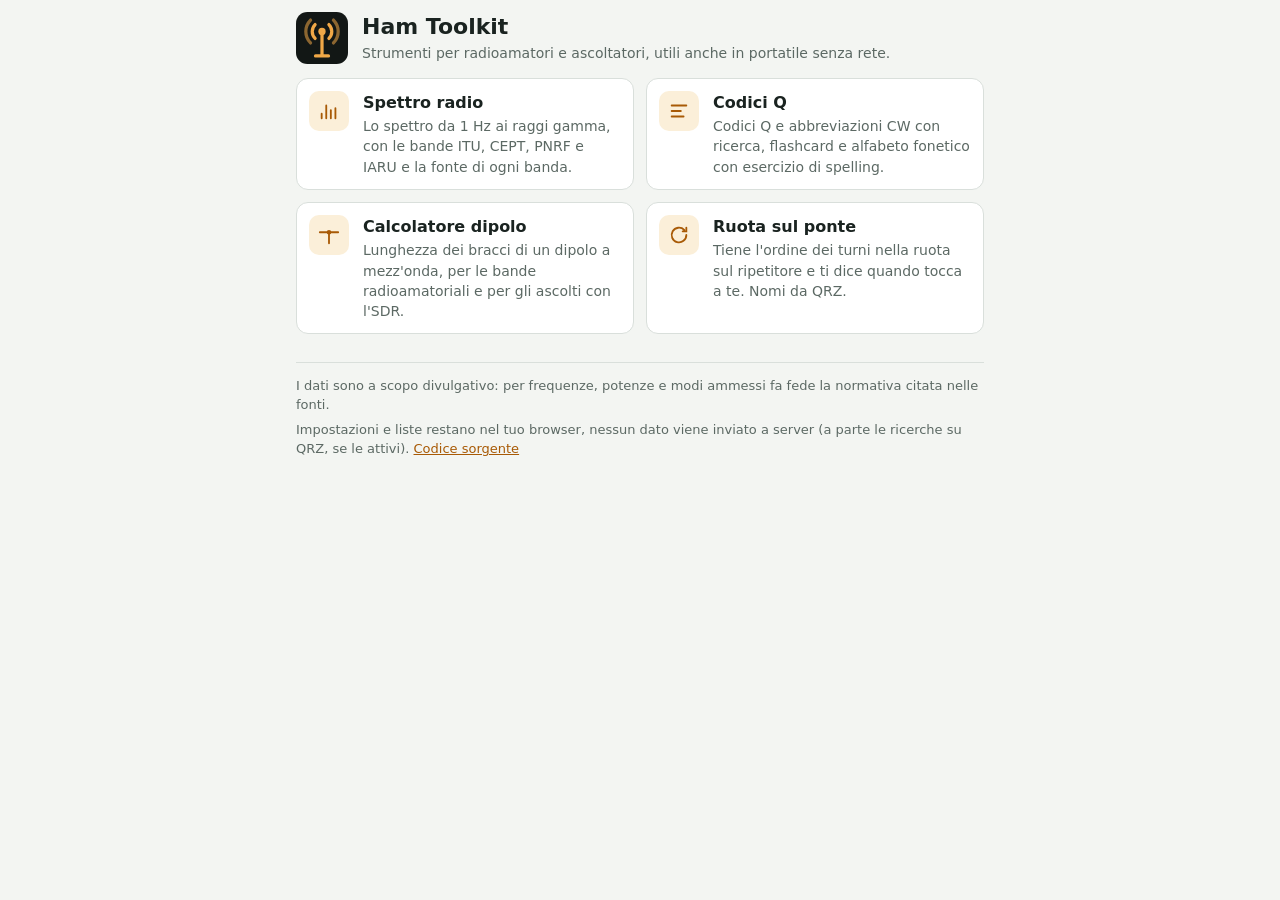
<file: index.html>
<!doctype html>
<html lang="it">
<head>
<meta charset="utf-8">
<meta name="viewport" content="width=device-width, initial-scale=1, viewport-fit=cover">
<meta name="theme-color" content="#F3F5F2" media="(prefers-color-scheme: light)">
<meta name="theme-color" content="#121715" media="(prefers-color-scheme: dark)">
<meta name="description" content="Strumenti per radioamatori e ascoltatori: spettro radio, codici Q, calcolatore dipolo, ruota sul ponte. Funziona anche offline.">
<title>Ham Toolkit</title>
<link rel="manifest" href="manifest.webmanifest">
<link rel="icon" href="icons/icon.svg" type="image/svg+xml">
<link rel="apple-touch-icon" href="icons/apple-touch-icon.png">
<link rel="stylesheet" href="base.css">
<style>
header{display:flex;align-items:center;gap:14px}
header img{width:52px;height:52px;flex:none}
header h1{font-size:var(--fs-xl);letter-spacing:0;text-transform:none;color:var(--ink)}
.lede{margin:2px 0 0;color:var(--muted);font-size:var(--fs-md)}

.grid{display:grid;grid-template-columns:repeat(auto-fit,minmax(min(100%,320px),1fr));gap:var(--s3)}
.tool{display:flex;gap:14px;align-items:flex-start;color:inherit;text-decoration:none;transition:border-color .15s}
.tool:hover{border-color:var(--accent)}
.tool .ic{flex:none;width:40px;height:40px;border-radius:var(--r);background:var(--accent-soft);color:var(--accent);display:grid;place-items:center}
.tool .ic svg{width:22px;height:22px}
.tool h3{margin:0 0 2px}
.tool p{margin:0;color:var(--muted);font-size:var(--fs-md)}

.bar{display:flex;flex-wrap:wrap;align-items:center;gap:10px 14px;font-size:var(--fs-md);color:var(--muted)}
#offline{display:inline-flex;align-items:center;gap:6px}
#offline::before{content:"";width:8px;height:8px;border-radius:50%;background:var(--ok)}

footer{font-size:var(--fs-sm);color:var(--muted);border-top:1px solid var(--line);padding-top:14px;display:flex;flex-direction:column;gap:6px}
footer p{margin:0}
</style>
</head>
<body>
<div class="wrap">
  <header>
    <img src="icons/icon.svg" alt="">
    <div>
      <h1>Ham Toolkit</h1>
      <p class="lede">Strumenti per radioamatori e ascoltatori, utili anche in portatile senza rete.</p>
    </div>
  </header>

  <nav class="grid" aria-label="Strumenti">
    <a class="tool card" href="spettro/">
      <span class="ic"><svg viewBox="0 0 24 24" fill="none" stroke="currentColor" stroke-width="2" stroke-linecap="round"><path d="M4 20v-5M9 20V6M14 20v-9M19 20V9"/></svg></span>
      <div><h3>Spettro radio</h3><p>Lo spettro da 1 Hz ai raggi gamma, con le bande ITU, CEPT, PNRF e IARU e la fonte di ogni banda.</p></div>
    </a>
    <a class="tool card" href="codici-q/">
      <span class="ic"><svg viewBox="0 0 24 24" fill="none" stroke="currentColor" stroke-width="2" stroke-linecap="round"><path d="M4 6h16M4 12h10M4 18h13"/></svg></span>
      <div><h3>Codici Q</h3><p>Codici Q e abbreviazioni CW con ricerca, flashcard e alfabeto fonetico con esercizio di spelling.</p></div>
    </a>
    <a class="tool card" href="dipolo/">
      <span class="ic"><svg viewBox="0 0 24 24" fill="none" stroke="currentColor" stroke-width="2" stroke-linecap="round"><path d="M2 9h8.5M13.5 9H22M12 9v12"/><circle cx="12" cy="9" r="1.5"/></svg></span>
      <div><h3>Calcolatore dipolo</h3><p>Lunghezza dei bracci di un dipolo a mezz'onda, per le bande radioamatoriali e per gli ascolti con l'SDR.</p></div>
    </a>
    <a class="tool card" href="ruota/">
      <span class="ic"><svg viewBox="0 0 24 24" fill="none" stroke="currentColor" stroke-width="2" stroke-linecap="round"><path d="M20 12a8 8 0 1 1-2.3-5.6M20 4v4h-4"/></svg></span>
      <div><h3>Ruota sul ponte</h3><p>Tiene l'ordine dei turni nella ruota sul ripetitore e ti dice quando tocca a te. Nomi da QRZ.</p></div>
    </a>
  </nav>

  <div class="bar">
    <button id="install" class="btn primary" type="button" hidden>Installa l'app</button>
    <span id="ios" hidden>Su iPhone: Condividi → Aggiungi alla schermata Home.</span>
    <span id="offline" hidden>Pronto per l'uso offline</span>
  </div>

  <footer>
    <p>I dati sono a scopo divulgativo: per frequenze, potenze e modi ammessi fa fede la normativa citata nelle fonti.</p>
    <p>Impostazioni e liste restano nel tuo browser, nessun dato viene inviato a server (a parte le ricerche su QRZ, se le attivi). <a href="https://github.com/Friggi02/ham-toolkit">Codice sorgente</a></p>
  </footer>
</div>
<script src="pwa.js"></script>
<script>
let deferred = null;
const btn = document.getElementById('install');
window.addEventListener('beforeinstallprompt', e => { e.preventDefault(); deferred = e; btn.hidden = false; });
btn.addEventListener('click', async () => { if (!deferred) return; deferred.prompt(); await deferred.userChoice; deferred = null; btn.hidden = true; });
window.addEventListener('appinstalled', () => { btn.hidden = true; });
const standalone = matchMedia('(display-mode: standalone)').matches || navigator.standalone;
if (/iphone|ipad|ipod/i.test(navigator.userAgent) && !standalone) document.getElementById('ios').hidden = false;
if ('serviceWorker' in navigator) navigator.serviceWorker.ready.then(() => { document.getElementById('offline').hidden = false; });
</script>
</body>
</html>
</file>
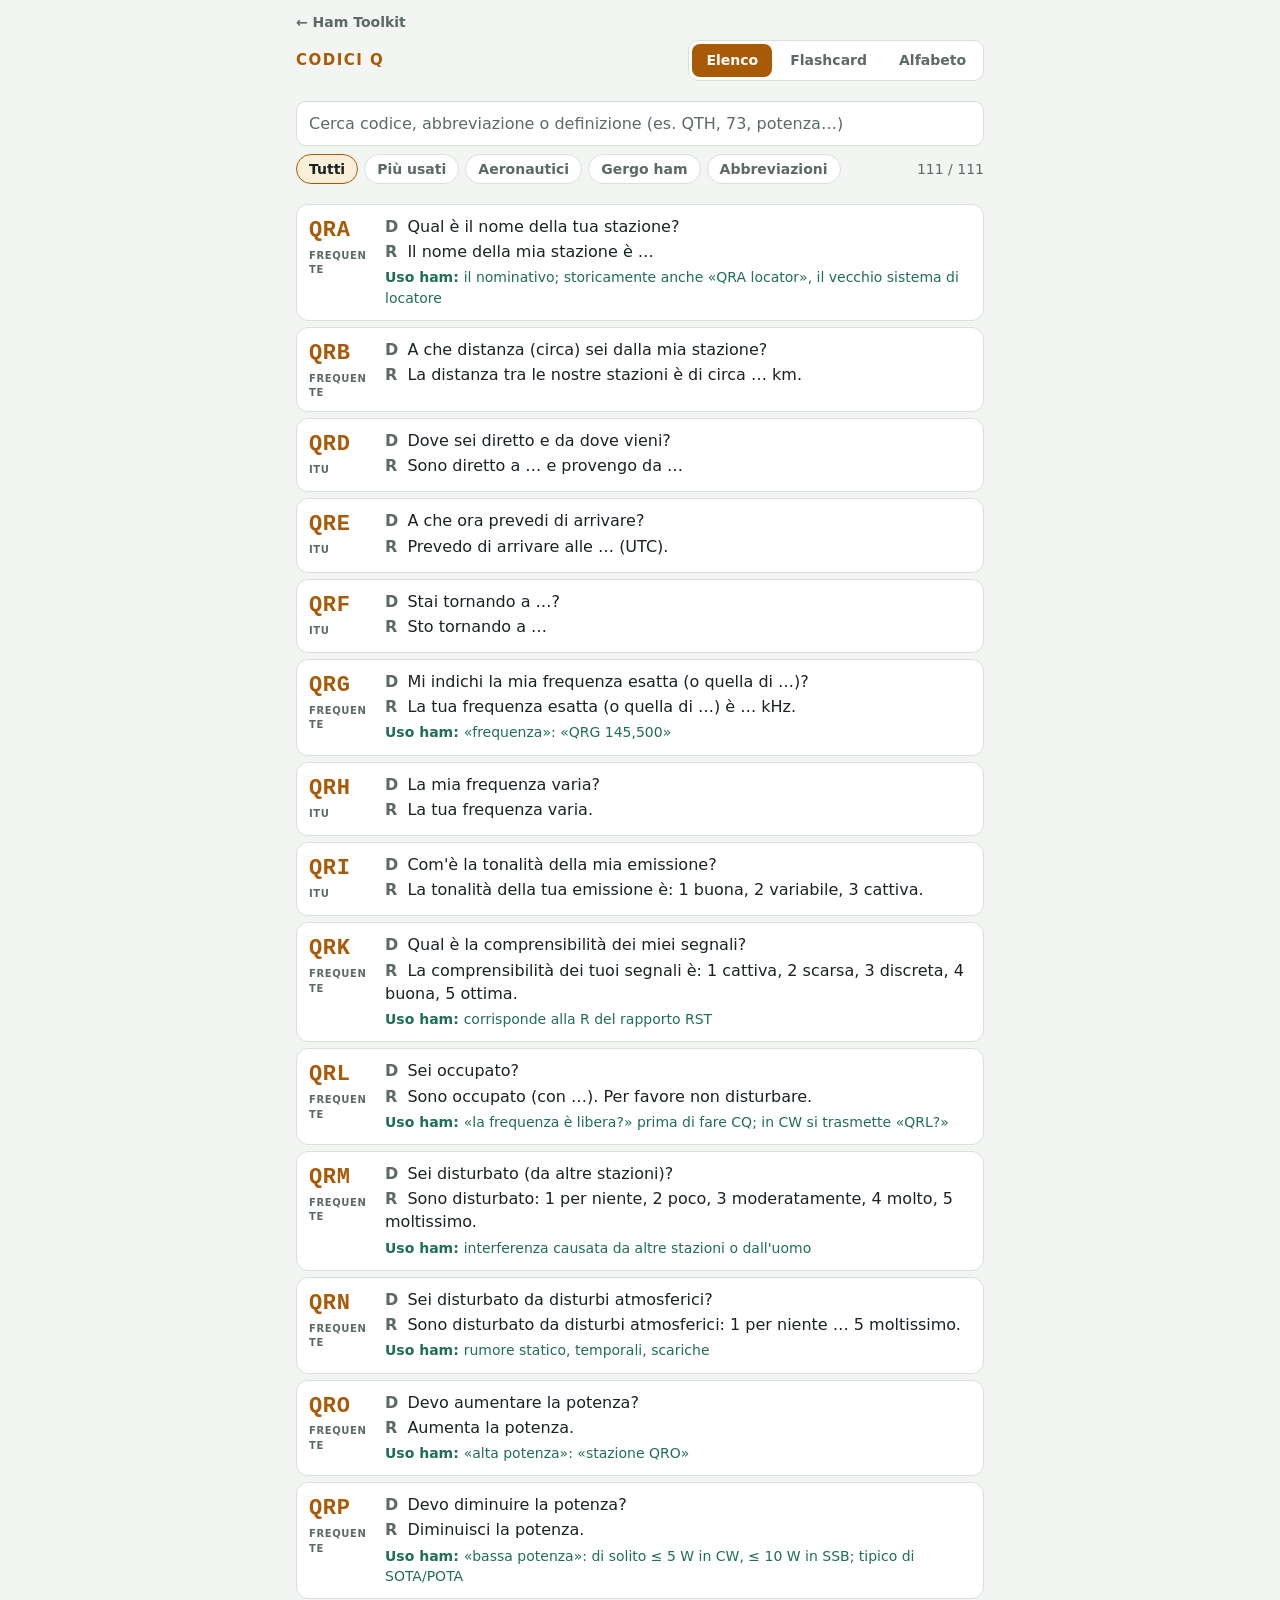
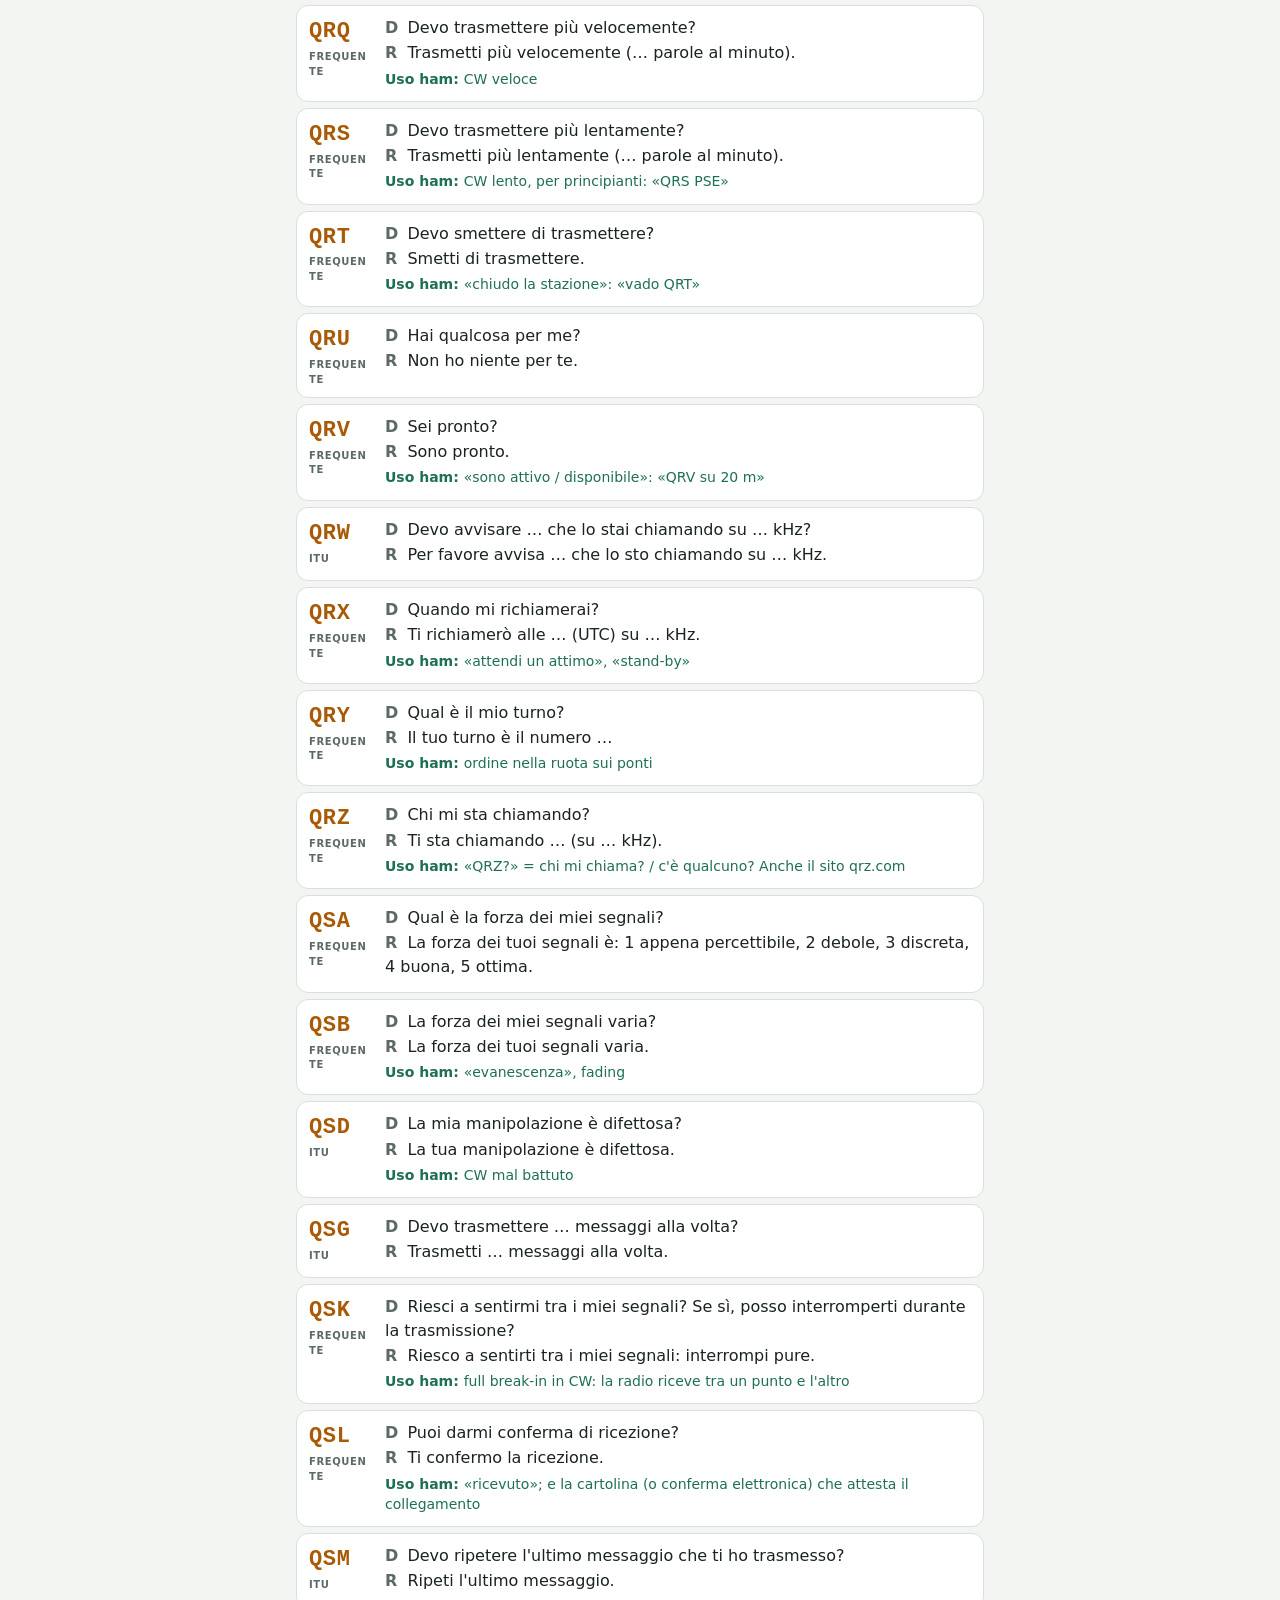
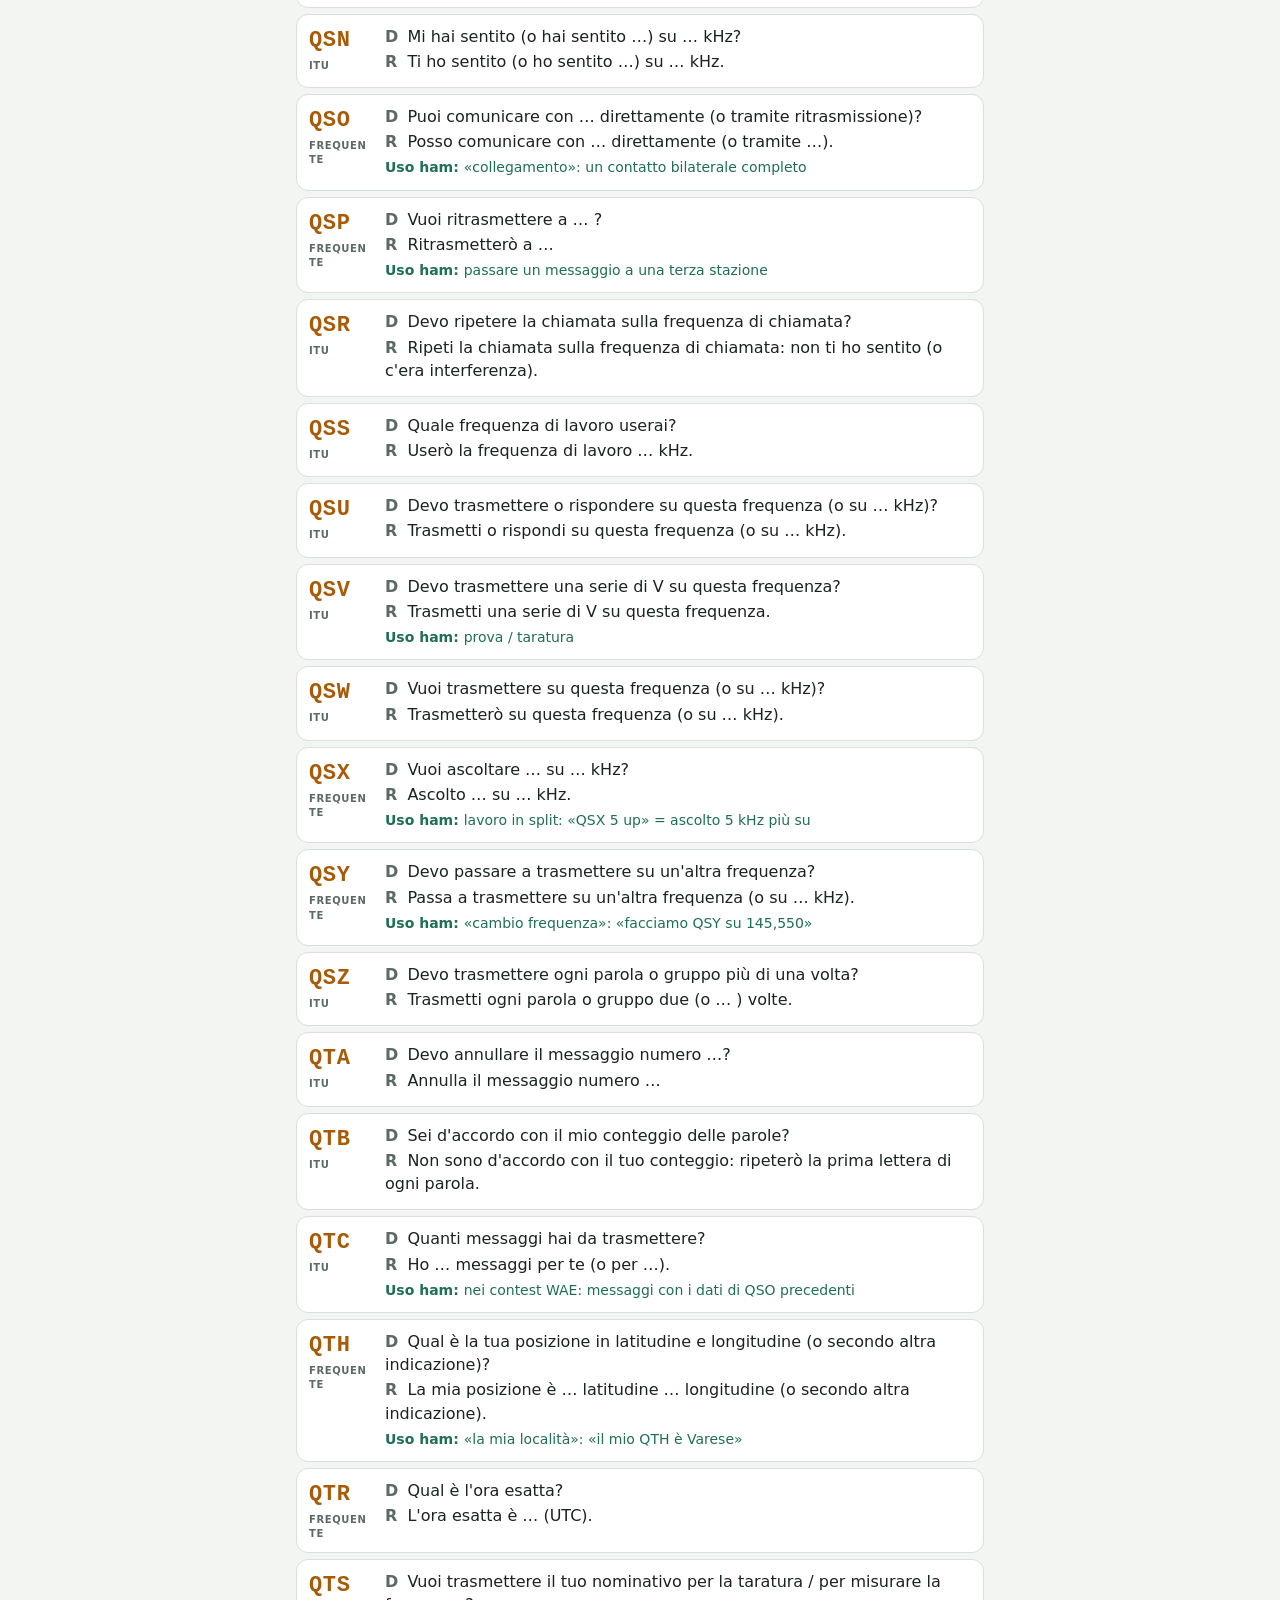
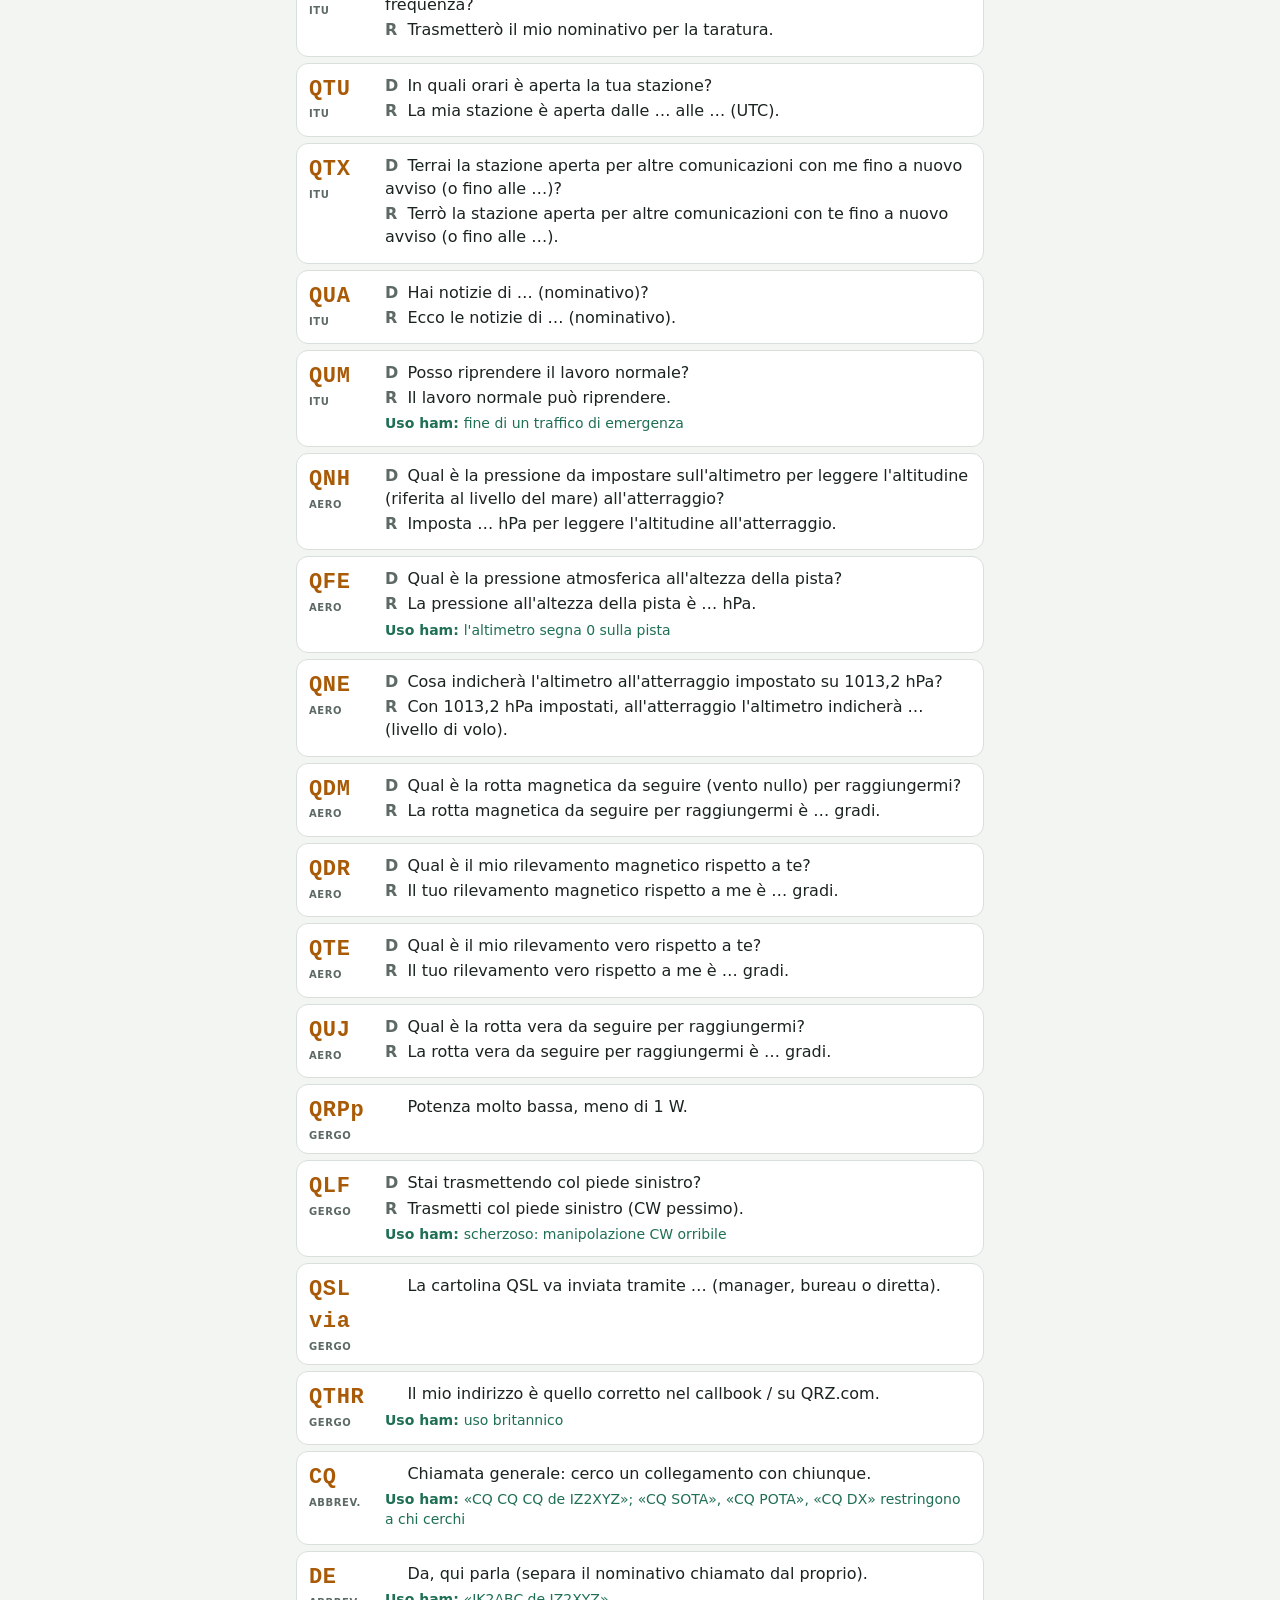
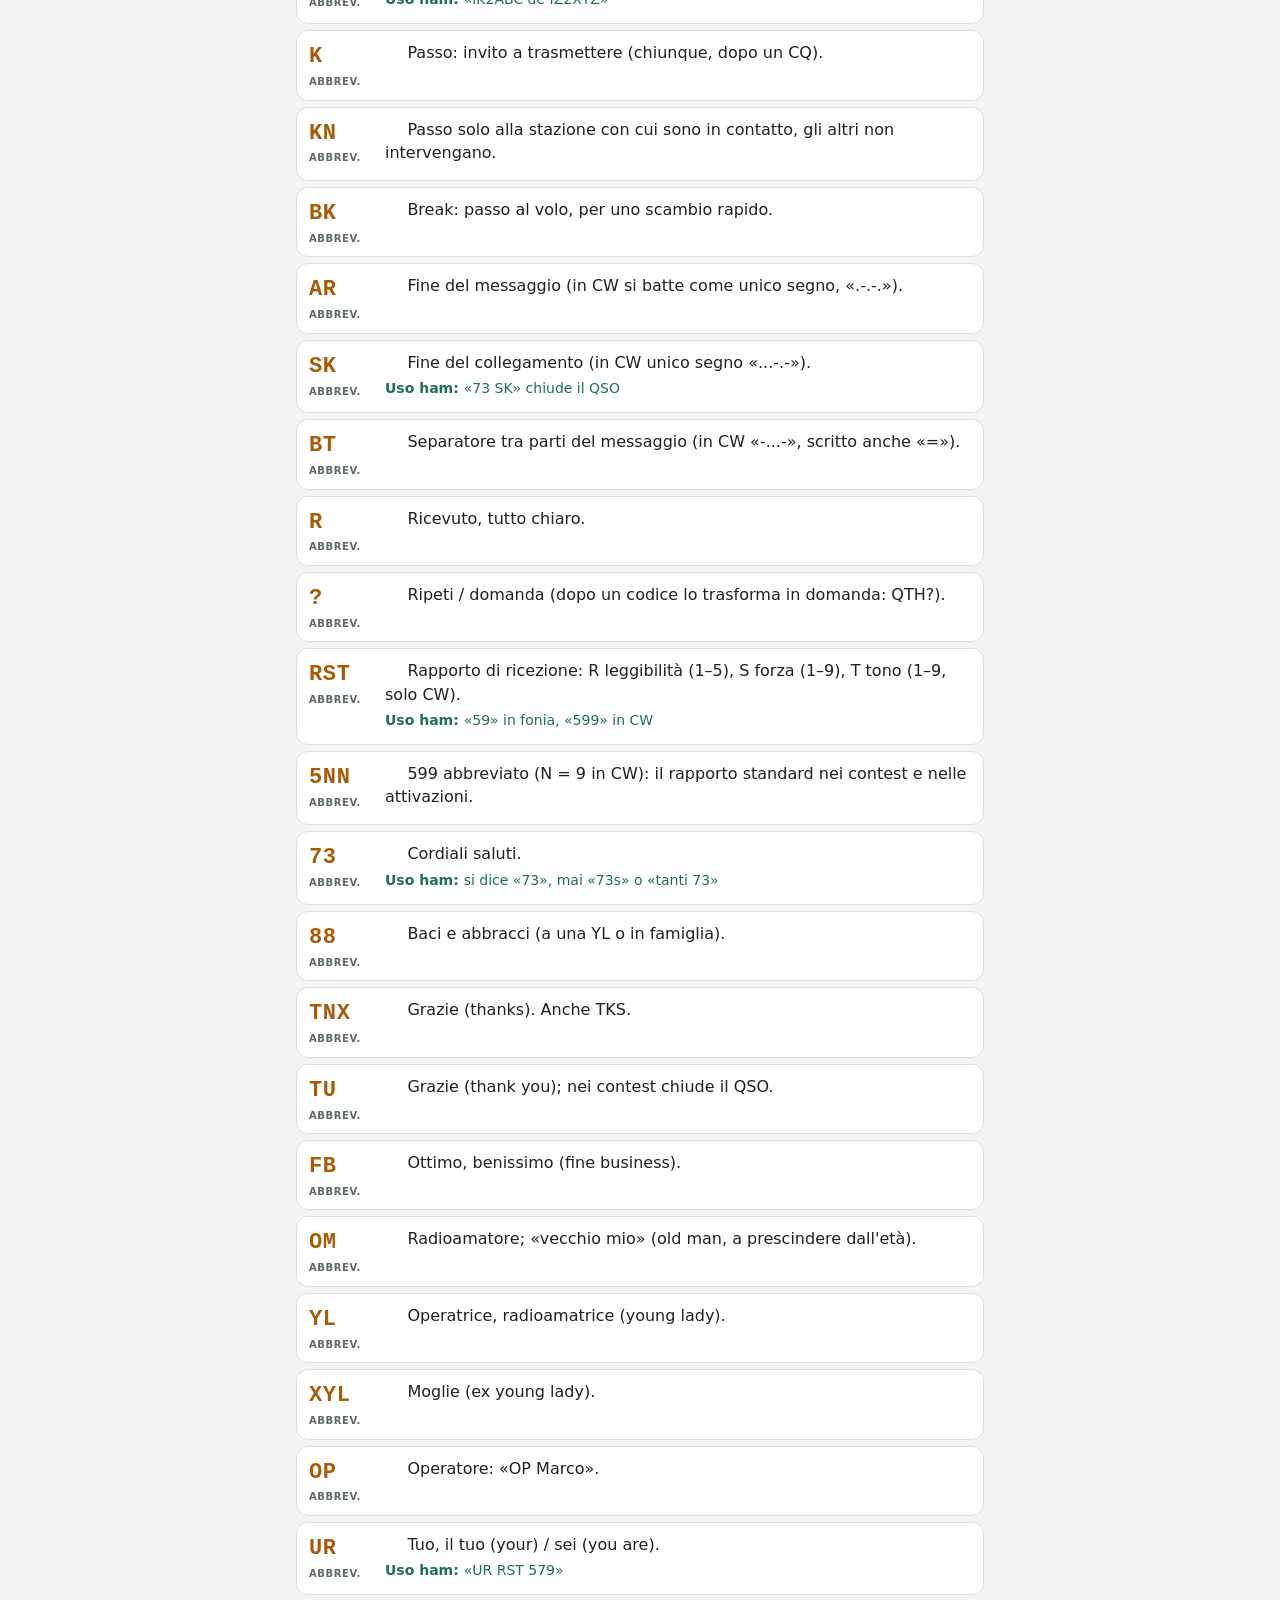
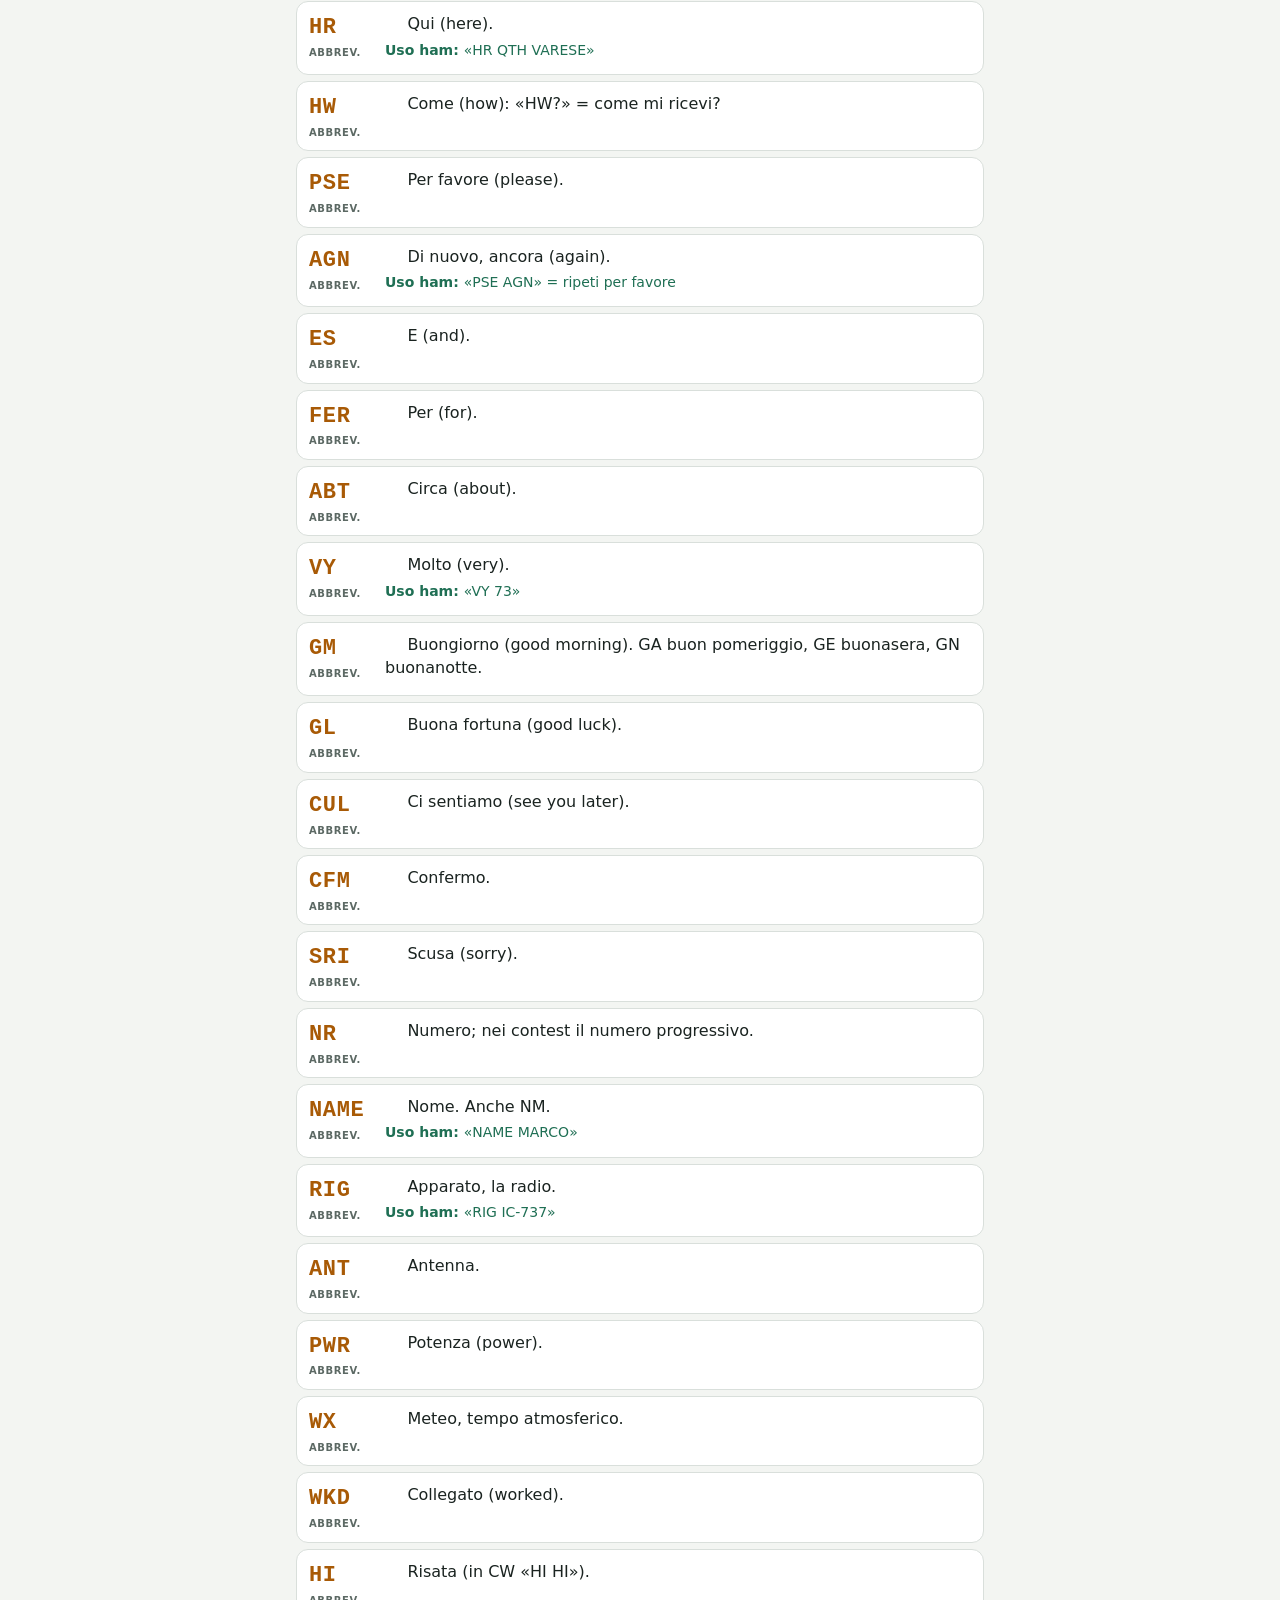
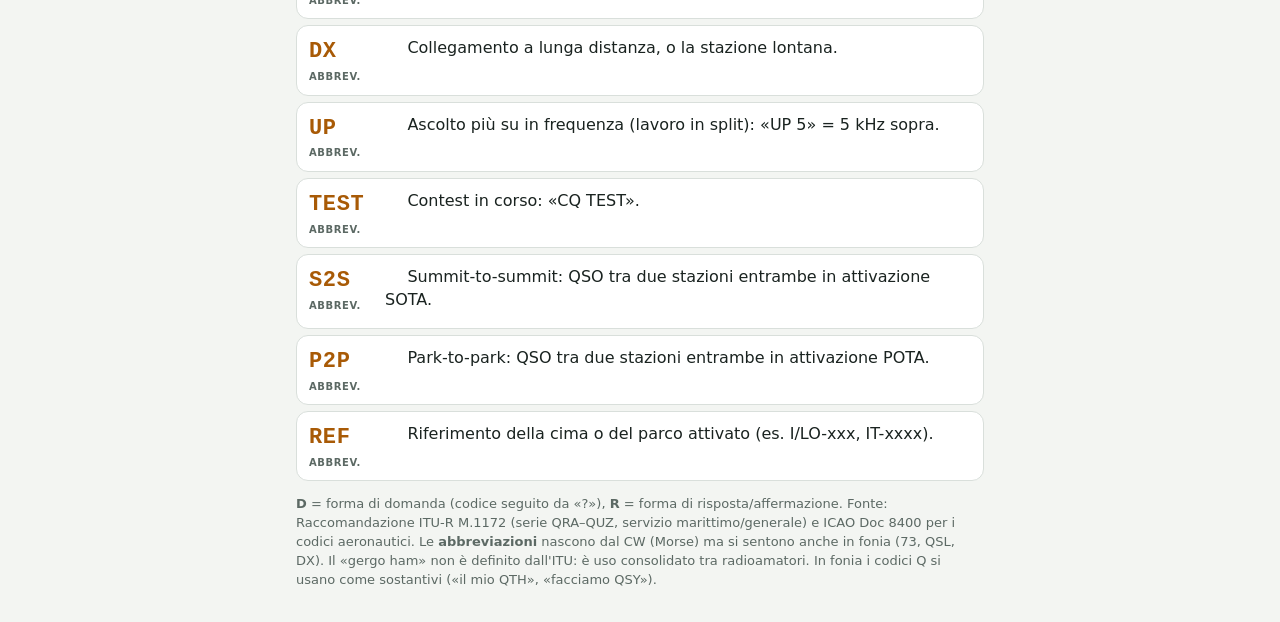
<file: codici-q/index.html>
<!doctype html>
<html lang="it">
<head>
<meta charset="utf-8">
<meta name="viewport" content="width=device-width, initial-scale=1, viewport-fit=cover">
<meta name="theme-color" content="#F3F5F2" media="(prefers-color-scheme: light)">
<meta name="theme-color" content="#121715" media="(prefers-color-scheme: dark)">
<link rel="manifest" href="../manifest.webmanifest">
<link rel="icon" href="../icons/icon.svg" type="image/svg+xml">
<link rel="apple-touch-icon" href="../icons/apple-touch-icon.png">
<title>Codici Q · Ham Toolkit</title>
<link rel="stylesheet" href="../base.css">
<style>
section{display:flex;flex-direction:column;gap:14px}

/* testata e navigazione */
.top h1{margin-right:auto}
nav{display:flex;gap:var(--s1);background:var(--surface);border:1px solid var(--line);border-radius:var(--r);padding:3px}
nav a{padding:6px 14px;border-radius:var(--r-sm);text-decoration:none;color:var(--muted);font-weight:600;font-size:var(--fs-md)}
nav a.on{background:var(--accent);color:var(--accent-ink)}

/* barra filtri */
.bar{position:sticky;top:0;z-index:5;background:var(--bg);padding:6px 0;display:flex;flex-direction:column;gap:var(--s2)}
#q{width:100%;font-size:var(--fs)}
.bar .chips{font-size:var(--fs-md);color:var(--muted)}
#count{margin-left:auto}

/* elenco */
#list{list-style:none;margin:0;padding:0;display:flex;flex-direction:column;gap:6px}
#list li{background:var(--surface);border:1px solid var(--line);border-radius:var(--r-lg);padding:10px var(--s3);display:grid;grid-template-columns:64px 1fr;gap:2px var(--s3)}
.code{grid-row:1/5;overflow-wrap:anywhere;font-size:var(--fs-xl);font-weight:700;color:var(--accent);letter-spacing:.03em}
.code small{display:block;font-family:var(--font);font-size:var(--fs-2xs);font-weight:600;letter-spacing:.06em;color:var(--muted);text-transform:uppercase;margin-top:2px}
.qd,.qr{font-size:var(--fs)}
.qd b,.qr b{display:inline-block;width:1.4em;color:var(--muted);font-weight:600}
.ham{font-size:var(--fs-md);color:var(--ok);margin-top:2px}
.ham::before{content:"Uso ham: ";font-weight:700}
mark{background:var(--accent-soft);color:inherit;border-radius:3px;padding:0 1px}

/* flashcard */
.opts{display:flex;flex-direction:column;gap:var(--s2);font-size:var(--fs-md)}
.opts .row{display:flex;gap:6px;flex-wrap:wrap;align-items:center}
.opts .row > span{width:5.5em;color:var(--muted)}
.prog{display:flex;align-items:center;gap:10px;font-size:var(--fs-md);color:var(--muted)}
.prog .track{flex:1;height:6px;border-radius:var(--r-pill);background:var(--line);overflow:hidden}
.prog .fill{height:100%;background:var(--accent);width:0;transition:width .2s}
.prog .ok{color:var(--ok);font-weight:700}
.prog .ko{color:var(--danger);font-weight:700}
.fcard{min-height:280px;padding:22px 20px;display:flex;flex-direction:column;align-items:center;justify-content:center;gap:14px;text-align:center;cursor:pointer;user-select:none;-webkit-user-select:none;box-shadow:var(--shadow)}
.fcard .side{font-size:var(--fs-xs);letter-spacing:.08em;text-transform:uppercase;color:var(--muted)}
.fcard .big{font-size:clamp(44px,14vw,72px);font-weight:700;color:var(--accent);letter-spacing:.04em;line-height:1}
.fcard .txt{font-size:var(--fs-lg);max-width:34em}
.fcard .txt .qd,.fcard .txt .qr{font-size:var(--fs);text-align:left}
.fcard hr{width:60%;border:0;border-top:1px dashed var(--line);margin:var(--s1) 0}
.fcard .tap{font-size:var(--fs-sm);color:var(--muted)}
.fcard.done{cursor:default}
.acts{display:grid;grid-template-columns:1fr 1fr;gap:var(--s2)}
.acts .btn{border:0}
#btnKo{background:var(--danger-soft);color:var(--danger)}
#btnOk{background:var(--ok-soft);color:var(--ok)}
#btnFlip{grid-column:1/-1}

/* alfabeto */
#abc{background:var(--surface);border:1px solid var(--line);border-radius:var(--r-lg);border-collapse:separate;border-spacing:0;overflow:hidden}
#abc tr:last-child td{border-bottom:0}
#abc td:first-child{font-weight:700;color:var(--accent);width:2.5em}
#abc td.pr{color:var(--muted);font-size:var(--fs-sm)}
#abc td.it{color:var(--muted)}
#acard .spell{font-size:clamp(20px,5.5vw,26px);font-weight:600;line-height:1.35}
#acard .spell span{white-space:nowrap}
#acard .big{font-size:clamp(36px,11vw,60px)}
.two{display:flex;gap:var(--s2)}
.two .btn{flex:1}
#btnRestart{margin-left:var(--s1);padding:var(--s1) var(--s3);font-size:var(--fs-sm)}
</style>
</head>
<body>
<div class="wrap">
  <a class="home" href="../">← Ham Toolkit</a>
  <div class="top">
    <h1>Codici Q</h1>
    <nav>
      <a href="#elenco" id="navList">Elenco</a>
      <a href="#flashcard" id="navCards">Flashcard</a>
      <a href="#alfabeto" id="navAbc">Alfabeto</a>
    </nav>
  </div>

  <!-- ================= ELENCO ================= -->
  <section id="pageList">
    <div class="bar">
      <input id="q" class="field" type="search" placeholder="Cerca codice, abbreviazione o definizione (es. QTH, 73, potenza…)" autocomplete="off" spellcheck="false">
      <div class="chips" id="listChips">
        <button class="chip on" data-set="all">Tutti</button>
        <button class="chip" data-set="top">Più usati</button>
        <button class="chip" data-set="aero">Aeronautici</button>
        <button class="chip" data-set="slang">Gergo ham</button>
        <button class="chip" data-set="cw">Abbreviazioni</button>
        <span id="count"></span>
      </div>
    </div>
    <ul id="list"></ul>
    <p class="note">
      <b>D</b> = forma di domanda (codice seguito da «?»), <b>R</b> = forma di risposta/affermazione.
      Fonte: Raccomandazione ITU-R M.1172 (serie QRA–QUZ, servizio marittimo/generale) e ICAO Doc 8400 per i codici aeronautici.
      Le <b>abbreviazioni</b> nascono dal CW (Morse) ma si sentono anche in fonia (73, QSL, DX).
      Il «gergo ham» non è definito dall'ITU: è uso consolidato tra radioamatori. In fonia i codici Q si usano come sostantivi («il mio QTH», «facciamo QSY»).
    </p>
  </section>

  <!-- ================= FLASHCARD ================= -->
  <section id="pageCards" hidden>
    <div class="opts card">
      <div class="row"><span>Direzione</span>
        <button class="chip on" data-dir="c2d">Codice → significato</button>
        <button class="chip" data-dir="d2c">Significato → codice</button>
        <button class="chip" data-dir="mix">Misto</button>
      </div>
      <div class="row"><span>Mazzo</span>
        <button class="chip on" data-deck="top">Q più usati</button>
        <button class="chip" data-deck="std">Tutti i Q ITU</button>
        <button class="chip" data-deck="cw">Abbreviazioni</button>
        <button class="chip" data-deck="all">Tutto</button>
      </div>
    </div>
    <div class="prog">
      <span id="pNum"></span>
      <div class="track"><div class="fill" id="pFill"></div></div>
      <span class="ok" id="pOk">0</span>/<span class="ko" id="pKo">0</span>
    </div>
    <div id="card" class="fcard card" tabindex="0"></div>
    <div class="acts">
      <button id="btnFlip" class="btn big primary">Gira</button>
      <button id="btnKo" class="btn big" hidden>✗ Non sapevo</button>
      <button id="btnOk" class="btn big" hidden>✓ Sapevo</button>
    </div>
    <p class="note">Tastiera: <b>spazio</b> gira, <b>←</b> non sapevo, <b>→</b> sapevo. Le carte sbagliate tornano nel mazzo finché non le indovini.
      <button id="btnRestart" class="btn ghost">Ricomincia</button></p>
  </section>

  <!-- ================= ALFABETO ================= -->
  <section id="pageAbc" hidden>
    <div class="opts card">
      <div class="row"><span>Esercizio</span>
        <button class="chip on" data-amode="c2s">Nominativo → spelling</button>
        <button class="chip" data-amode="s2c">Spelling → nominativo</button>
      </div>
      <div class="row"><span>Cifre</span>
        <button class="chip on" data-digits="it">in italiano</button>
        <button class="chip" data-digits="en">in inglese (ICAO)</button>
      </div>
    </div>
    <div id="acard" class="fcard card" tabindex="0"></div>
    <div class="two">
      <button id="aFlip" class="btn big primary">Gira</button>
      <button id="aNew" class="btn big">Nuovo nominativo</button>
    </div>
    <p class="note">Tastiera: <b>spazio</b> gira, <b>invio</b> nuovo nominativo.
      Si dice a voce alta, poi si gira la carta per controllare.</p>

    <h2>Alfabeto fonetico internazionale (ITU/ICAO/NATO)</h2>
    <table id="abc"><thead><tr><th></th><th>Parola</th><th>Pronuncia</th><th>Italiano (telefonico)</th></tr></thead><tbody></tbody></table>
    <p class="note">In radio si usa <b>sempre</b> l'alfabeto internazionale, anche tra italiani: è quello che l'altra stazione si aspetta e che si capisce meglio nel rumore.
      L'alfabeto «delle città» italiano (Ancona, Bologna…) è di uso telefonico, lo si sente ogni tanto sui ponti ma non è lo standard.
      Le cifre in QSO italiani si dicono in italiano; in inglese l'ICAO prescrive <i>tree</i> (3), <i>fife</i> (5), <i>niner</i> (9).
      In CW invece non serve: si trasmettono le lettere.</p>
  </section>
</div>

<script>
/* [codice, domanda, risposta, uso ham (opz.), gruppo]
   gruppo: "top" = più usati dai radioamatori, "std" = altri ITU, "aero" = aeronautici, "slang" = gergo ham non ITU */
const Q = [
  ["QRA","Qual è il nome della tua stazione?","Il nome della mia stazione è …","il nominativo; storicamente anche «QRA locator», il vecchio sistema di locatore","top"],
  ["QRB","A che distanza (circa) sei dalla mia stazione?","La distanza tra le nostre stazioni è di circa … km.","","top"],
  ["QRD","Dove sei diretto e da dove vieni?","Sono diretto a … e provengo da …","","std"],
  ["QRE","A che ora prevedi di arrivare?","Prevedo di arrivare alle … (UTC).","","std"],
  ["QRF","Stai tornando a …?","Sto tornando a …","","std"],
  ["QRG","Mi indichi la mia frequenza esatta (o quella di …)?","La tua frequenza esatta (o quella di …) è … kHz.","«frequenza»: «QRG 145,500»","top"],
  ["QRH","La mia frequenza varia?","La tua frequenza varia.","","std"],
  ["QRI","Com'è la tonalità della mia emissione?","La tonalità della tua emissione è: 1 buona, 2 variabile, 3 cattiva.","","std"],
  ["QRK","Qual è la comprensibilità dei miei segnali?","La comprensibilità dei tuoi segnali è: 1 cattiva, 2 scarsa, 3 discreta, 4 buona, 5 ottima.","corrisponde alla R del rapporto RST","top"],
  ["QRL","Sei occupato?","Sono occupato (con …). Per favore non disturbare.","«la frequenza è libera?» prima di fare CQ; in CW si trasmette «QRL?»","top"],
  ["QRM","Sei disturbato (da altre stazioni)?","Sono disturbato: 1 per niente, 2 poco, 3 moderatamente, 4 molto, 5 moltissimo.","interferenza causata da altre stazioni o dall'uomo","top"],
  ["QRN","Sei disturbato da disturbi atmosferici?","Sono disturbato da disturbi atmosferici: 1 per niente … 5 moltissimo.","rumore statico, temporali, scariche","top"],
  ["QRO","Devo aumentare la potenza?","Aumenta la potenza.","«alta potenza»: «stazione QRO»","top"],
  ["QRP","Devo diminuire la potenza?","Diminuisci la potenza.","«bassa potenza»: di solito ≤ 5 W in CW, ≤ 10 W in SSB; tipico di SOTA/POTA","top"],
  ["QRQ","Devo trasmettere più velocemente?","Trasmetti più velocemente (… parole al minuto).","CW veloce","top"],
  ["QRS","Devo trasmettere più lentamente?","Trasmetti più lentamente (… parole al minuto).","CW lento, per principianti: «QRS PSE»","top"],
  ["QRT","Devo smettere di trasmettere?","Smetti di trasmettere.","«chiudo la stazione»: «vado QRT»","top"],
  ["QRU","Hai qualcosa per me?","Non ho niente per te.","","top"],
  ["QRV","Sei pronto?","Sono pronto.","«sono attivo / disponibile»: «QRV su 20 m»","top"],
  ["QRW","Devo avvisare … che lo stai chiamando su … kHz?","Per favore avvisa … che lo sto chiamando su … kHz.","","std"],
  ["QRX","Quando mi richiamerai?","Ti richiamerò alle … (UTC) su … kHz.","«attendi un attimo», «stand-by»","top"],
  ["QRY","Qual è il mio turno?","Il tuo turno è il numero …","ordine nella ruota sui ponti","top"],
  ["QRZ","Chi mi sta chiamando?","Ti sta chiamando … (su … kHz).","«QRZ?» = chi mi chiama? / c'è qualcuno? Anche il sito qrz.com","top"],
  ["QSA","Qual è la forza dei miei segnali?","La forza dei tuoi segnali è: 1 appena percettibile, 2 debole, 3 discreta, 4 buona, 5 ottima.","","top"],
  ["QSB","La forza dei miei segnali varia?","La forza dei tuoi segnali varia.","«evanescenza», fading","top"],
  ["QSD","La mia manipolazione è difettosa?","La tua manipolazione è difettosa.","CW mal battuto","std"],
  ["QSG","Devo trasmettere … messaggi alla volta?","Trasmetti … messaggi alla volta.","","std"],
  ["QSK","Riesci a sentirmi tra i miei segnali? Se sì, posso interromperti durante la trasmissione?","Riesco a sentirti tra i miei segnali: interrompi pure.","full break-in in CW: la radio riceve tra un punto e l'altro","top"],
  ["QSL","Puoi darmi conferma di ricezione?","Ti confermo la ricezione.","«ricevuto»; e la cartolina (o conferma elettronica) che attesta il collegamento","top"],
  ["QSM","Devo ripetere l'ultimo messaggio che ti ho trasmesso?","Ripeti l'ultimo messaggio.","","std"],
  ["QSN","Mi hai sentito (o hai sentito …) su … kHz?","Ti ho sentito (o ho sentito …) su … kHz.","","std"],
  ["QSO","Puoi comunicare con … direttamente (o tramite ritrasmissione)?","Posso comunicare con … direttamente (o tramite …).","«collegamento»: un contatto bilaterale completo","top"],
  ["QSP","Vuoi ritrasmettere a … ?","Ritrasmetterò a …","passare un messaggio a una terza stazione","top"],
  ["QSR","Devo ripetere la chiamata sulla frequenza di chiamata?","Ripeti la chiamata sulla frequenza di chiamata: non ti ho sentito (o c'era interferenza).","","std"],
  ["QSS","Quale frequenza di lavoro userai?","Userò la frequenza di lavoro … kHz.","","std"],
  ["QSU","Devo trasmettere o rispondere su questa frequenza (o su … kHz)?","Trasmetti o rispondi su questa frequenza (o su … kHz).","","std"],
  ["QSV","Devo trasmettere una serie di V su questa frequenza?","Trasmetti una serie di V su questa frequenza.","prova / taratura","std"],
  ["QSW","Vuoi trasmettere su questa frequenza (o su … kHz)?","Trasmetterò su questa frequenza (o su … kHz).","","std"],
  ["QSX","Vuoi ascoltare … su … kHz?","Ascolto … su … kHz.","lavoro in split: «QSX 5 up» = ascolto 5 kHz più su","top"],
  ["QSY","Devo passare a trasmettere su un'altra frequenza?","Passa a trasmettere su un'altra frequenza (o su … kHz).","«cambio frequenza»: «facciamo QSY su 145,550»","top"],
  ["QSZ","Devo trasmettere ogni parola o gruppo più di una volta?","Trasmetti ogni parola o gruppo due (o … ) volte.","","std"],
  ["QTA","Devo annullare il messaggio numero …?","Annulla il messaggio numero …","","std"],
  ["QTB","Sei d'accordo con il mio conteggio delle parole?","Non sono d'accordo con il tuo conteggio: ripeterò la prima lettera di ogni parola.","","std"],
  ["QTC","Quanti messaggi hai da trasmettere?","Ho … messaggi per te (o per …).","nei contest WAE: messaggi con i dati di QSO precedenti","std"],
  ["QTH","Qual è la tua posizione in latitudine e longitudine (o secondo altra indicazione)?","La mia posizione è … latitudine … longitudine (o secondo altra indicazione).","«la mia località»: «il mio QTH è Varese»","top"],
  ["QTR","Qual è l'ora esatta?","L'ora esatta è … (UTC).","","top"],
  ["QTS","Vuoi trasmettere il tuo nominativo per la taratura / per misurare la frequenza?","Trasmetterò il mio nominativo per la taratura.","","std"],
  ["QTU","In quali orari è aperta la tua stazione?","La mia stazione è aperta dalle … alle … (UTC).","","std"],
  ["QTX","Terrai la stazione aperta per altre comunicazioni con me fino a nuovo avviso (o fino alle …)?","Terrò la stazione aperta per altre comunicazioni con te fino a nuovo avviso (o fino alle …).","","std"],
  ["QUA","Hai notizie di … (nominativo)?","Ecco le notizie di … (nominativo).","","std"],
  ["QUM","Posso riprendere il lavoro normale?","Il lavoro normale può riprendere.","fine di un traffico di emergenza","std"],
  ["QNH","Qual è la pressione da impostare sull'altimetro per leggere l'altitudine (riferita al livello del mare) all'atterraggio?","Imposta … hPa per leggere l'altitudine all'atterraggio.","","aero"],
  ["QFE","Qual è la pressione atmosferica all'altezza della pista?","La pressione all'altezza della pista è … hPa.","l'altimetro segna 0 sulla pista","aero"],
  ["QNE","Cosa indicherà l'altimetro all'atterraggio impostato su 1013,2 hPa?","Con 1013,2 hPa impostati, all'atterraggio l'altimetro indicherà … (livello di volo).","","aero"],
  ["QDM","Qual è la rotta magnetica da seguire (vento nullo) per raggiungermi?","La rotta magnetica da seguire per raggiungermi è … gradi.","","aero"],
  ["QDR","Qual è il mio rilevamento magnetico rispetto a te?","Il tuo rilevamento magnetico rispetto a me è … gradi.","","aero"],
  ["QTE","Qual è il mio rilevamento vero rispetto a te?","Il tuo rilevamento vero rispetto a me è … gradi.","","aero"],
  ["QUJ","Qual è la rotta vera da seguire per raggiungermi?","La rotta vera da seguire per raggiungermi è … gradi.","","aero"],
  ["QRPp","—","Potenza molto bassa, meno di 1 W.","","slang"],
  ["QLF","Stai trasmettendo col piede sinistro?","Trasmetti col piede sinistro (CW pessimo).","scherzoso: manipolazione CW orribile","slang"],
  ["QSL via","—","La cartolina QSL va inviata tramite … (manager, bureau o diretta).","","slang"],
  ["QTHR","—","Il mio indirizzo è quello corretto nel callbook / su QRZ.com.","uso britannico","slang"],
  ["CQ","—","Chiamata generale: cerco un collegamento con chiunque.","«CQ CQ CQ de IZ2XYZ»; «CQ SOTA», «CQ POTA», «CQ DX» restringono a chi cerchi","cw"],
  ["DE","—","Da, qui parla (separa il nominativo chiamato dal proprio).","«IK2ABC de IZ2XYZ»","cw"],
  ["K","—","Passo: invito a trasmettere (chiunque, dopo un CQ).","","cw"],
  ["KN","—","Passo solo alla stazione con cui sono in contatto, gli altri non intervengano.","","cw"],
  ["BK","—","Break: passo al volo, per uno scambio rapido.","","cw"],
  ["AR","—","Fine del messaggio (in CW si batte come unico segno, «.-.-.»).","","cw"],
  ["SK","—","Fine del collegamento (in CW unico segno «...-.-»).","«73 SK» chiude il QSO","cw"],
  ["BT","—","Separatore tra parti del messaggio (in CW «-...-», scritto anche «=»).","","cw"],
  ["R","—","Ricevuto, tutto chiaro.","","cw"],
  ["?","—","Ripeti / domanda (dopo un codice lo trasforma in domanda: QTH?).","","cw"],
  ["RST","—","Rapporto di ricezione: R leggibilità (1–5), S forza (1–9), T tono (1–9, solo CW).","«59» in fonia, «599» in CW","cw"],
  ["5NN","—","599 abbreviato (N = 9 in CW): il rapporto standard nei contest e nelle attivazioni.","","cw"],
  ["73","—","Cordiali saluti.","si dice «73», mai «73s» o «tanti 73»","cw"],
  ["88","—","Baci e abbracci (a una YL o in famiglia).","","cw"],
  ["TNX","—","Grazie (thanks). Anche TKS.","","cw"],
  ["TU","—","Grazie (thank you); nei contest chiude il QSO.","","cw"],
  ["FB","—","Ottimo, benissimo (fine business).","","cw"],
  ["OM","—","Radioamatore; «vecchio mio» (old man, a prescindere dall'età).","","cw"],
  ["YL","—","Operatrice, radioamatrice (young lady).","","cw"],
  ["XYL","—","Moglie (ex young lady).","","cw"],
  ["OP","—","Operatore: «OP Marco».","","cw"],
  ["UR","—","Tuo, il tuo (your) / sei (you are).","«UR RST 579»","cw"],
  ["HR","—","Qui (here).","«HR QTH VARESE»","cw"],
  ["HW","—","Come (how): «HW?» = come mi ricevi?","","cw"],
  ["PSE","—","Per favore (please).","","cw"],
  ["AGN","—","Di nuovo, ancora (again).","«PSE AGN» = ripeti per favore","cw"],
  ["ES","—","E (and).","","cw"],
  ["FER","—","Per (for).","","cw"],
  ["ABT","—","Circa (about).","","cw"],
  ["VY","—","Molto (very).","«VY 73»","cw"],
  ["GM","—","Buongiorno (good morning). GA buon pomeriggio, GE buonasera, GN buonanotte.","","cw"],
  ["GL","—","Buona fortuna (good luck).","","cw"],
  ["CUL","—","Ci sentiamo (see you later).","","cw"],
  ["CFM","—","Confermo.","","cw"],
  ["SRI","—","Scusa (sorry).","","cw"],
  ["NR","—","Numero; nei contest il numero progressivo.","","cw"],
  ["NAME","—","Nome. Anche NM.","«NAME MARCO»","cw"],
  ["RIG","—","Apparato, la radio.","«RIG IC-737»","cw"],
  ["ANT","—","Antenna.","","cw"],
  ["PWR","—","Potenza (power).","","cw"],
  ["WX","—","Meteo, tempo atmosferico.","","cw"],
  ["WKD","—","Collegato (worked).","","cw"],
  ["HI","—","Risata (in CW «HI HI»).","","cw"],
  ["DX","—","Collegamento a lunga distanza, o la stazione lontana.","","cw"],
  ["UP","—","Ascolto più su in frequenza (lavoro in split): «UP 5» = 5 kHz sopra.","","cw"],
  ["TEST","—","Contest in corso: «CQ TEST».","","cw"],
  ["S2S","—","Summit-to-summit: QSO tra due stazioni entrambe in attivazione SOTA.","","cw"],
  ["P2P","—","Park-to-park: QSO tra due stazioni entrambe in attivazione POTA.","","cw"],
  ["REF","—","Riferimento della cima o del parco attivato (es. I/LO-xxx, IT-xxxx).","","cw"],
];
const TAG = {top:"frequente", std:"ITU", aero:"aero", slang:"gergo", cw:"abbrev."};

const $ = s => document.querySelector(s);
const esc = s => s.replace(/[&<>"]/g, c => ({"&":"&amp;","<":"&lt;",">":"&gt;",'"':"&quot;"}[c]));
const norm = s => s.normalize("NFD").replace(/[̀-ͯ]/g,"").toLowerCase();

/* evidenzia i termini cercati ignorando accenti e maiuscole: map collega ogni carattere normalizzato al suo indice nel testo originale */
function hl(text, terms){
  if(!terms.length) return esc(text);
  let map=[], flat="";
  for(let i=0;i<text.length;i++){ const n=norm(text[i]); for(const c of n){ flat+=c; map.push(i); } }
  const marks=new Array(text.length).fill(false);
  for(const t of terms){ let p=0; while((p=flat.indexOf(t,p))!==-1){ for(let k=p;k<p+t.length;k++) marks[map[k]]=true; p+=t.length; } }
  let out="", open=false;
  for(let i=0;i<text.length;i++){
    if(marks[i]&&!open){out+="<mark>";open=true} else if(!marks[i]&&open){out+="</mark>";open=false}
    out+=esc(text[i]);
  }
  return out+(open?"</mark>":"");
}

/* ---------- elenco ---------- */
let listSet = "all";
function renderList(){
  const terms = norm($("#q").value).split(/\s+/).filter(Boolean);
  const rows = Q.filter(([c,d,r,h,g]) => {
    if(listSet!=="all" && g!==listSet) return false;
    const hay = norm([c,d,r,h].join(" "));
    return terms.every(t => hay.includes(t));
  });
  $("#count").textContent = rows.length + " / " + Q.length;
  $("#list").innerHTML = rows.length ? rows.map(([c,d,r,h,g]) => `
    <li>
      <div class="code mono">${hl(c,terms)}<small>${TAG[g]}</small></div>
      ${d!=="—" ? `<div class="qd"><b>D</b>${hl(d,terms)}</div>` : ""}
      <div class="qr"><b>${d!=="—"?"R":""}</b>${hl(r,terms)}</div>
      ${h ? `<div class="ham">${hl(h,terms)}</div>` : ""}
    </li>`).join("") : `<li class="empty" style="display:block">Nessun codice trovato</li>`;
}
$("#q").addEventListener("input", renderList);
$("#listChips").addEventListener("click", e => {
  const b = e.target.closest("[data-set]"); if(!b) return;
  listSet = b.dataset.set;
  document.querySelectorAll("#listChips .chip").forEach(x => x.classList.toggle("on", x===b));
  renderList();
});

/* ---------- flashcard ---------- */
let dir = "c2d", deckSet = "top", queue = [], total = 0, ok = 0, ko = 0, cur = null, flipped = false;
try { const s = JSON.parse(localStorage.getItem("codiciq.opts")||"{}"); if(s.dir) dir=s.dir; if(s.deck) deckSet=s.deck; } catch(e){}

function shuffle(a){ for(let i=a.length-1;i>0;i--){ const j=Math.floor(Math.random()*(i+1)); [a[i],a[j]]=[a[j],a[i]]; } return a; }
function deck(){
  const pick = Q.filter(x => deckSet==="all" ? true : deckSet==="std" ? (x[4]==="top"||x[4]==="std") : x[4]===deckSet);
  return pick.map(x => ({q:x, d: dir==="mix" ? (Math.random()<.5?"c2d":"d2c") : dir}));
}
function restart(){
  try { localStorage.setItem("codiciq.opts", JSON.stringify({dir, deck:deckSet})); } catch(e){}
  document.querySelectorAll("[data-dir]").forEach(b => b.classList.toggle("on", b.dataset.dir===dir));
  document.querySelectorAll("[data-deck]").forEach(b => b.classList.toggle("on", b.dataset.deck===deckSet));
  queue = shuffle(deck()); total = queue.length; ok = ko = 0;
  next();
}
function defHtml(q){
  const [c,d,r,h] = q;
  return (d!=="—" ? `<div class="qd"><b>D</b> ${esc(d)}</div>` : "") +
         `<div class="qr"><b>${d!=="—"?"R":""}</b> ${esc(r)}</div>` +
         (h ? `<div class="ham">${esc(h)}</div>` : "");
}
function next(){
  cur = queue.shift(); flipped = false;
  $("#pNum").textContent = `${ok} di ${total} imparate`;
  $("#pFill").style.width = (ok / total * 100) + "%";
  $("#pOk").textContent = ok; $("#pKo").textContent = ko;
  draw();
}
function draw(){
  const card = $("#card");
  card.classList.toggle("done", !cur);
  $("#btnFlip").hidden = !cur || flipped;
  $("#btnOk").hidden = $("#btnKo").hidden = !cur || !flipped;
  if(!cur){
    card.innerHTML = `<div class="side">Mazzo finito</div><div class="big">73!</div>
      <div class="txt">${total} carte, ${ko} errori lungo la strada.</div><div class="tap">Premi «Ricomincia» per un altro giro</div>`;
    return;
  }
  const {q, d} = cur;
  const code = `<div class="big mono">${esc(q[0])}</div>`;
  const def = `<div class="txt">${defHtml(q)}</div>`;
  if(d === "c2d"){
    card.innerHTML = `<div class="side">Cosa significa?</div>${code}` + (flipped ? `<hr>${def}` : `<div class="tap">tocca per girare</div>`);
  } else {
    card.innerHTML = `<div class="side">Qual è il codice?</div>${def}` + (flipped ? `<hr>${code}` : `<div class="tap">tocca per girare</div>`);
  }
}
function flip(){ if(cur && !flipped){ flipped = true; draw(); } }
function answer(right){
  if(!cur || !flipped) return;
  if(right) ok++;
  else { ko++; queue.splice(Math.min(queue.length, 3 + Math.floor(Math.random()*3)), 0, cur); } // ritorna tra qualche carta
  next();
}
$("#card").addEventListener("click", flip);
$("#btnFlip").addEventListener("click", flip);
$("#btnOk").addEventListener("click", () => answer(true));
$("#btnKo").addEventListener("click", () => answer(false));
$("#btnRestart").addEventListener("click", restart);
document.querySelectorAll("[data-dir]").forEach(b => b.addEventListener("click", () => { dir = b.dataset.dir; restart(); }));
document.querySelectorAll("[data-deck]").forEach(b => b.addEventListener("click", () => { deckSet = b.dataset.deck; restart(); }));
document.addEventListener("keydown", e => {
  if($("#pageCards").hidden || e.target.tagName==="INPUT") return;
  if(e.key===" "){ e.preventDefault(); flip(); }
  else if(e.key==="ArrowRight") answer(true);
  else if(e.key==="ArrowLeft") answer(false);
});

/* ---------- alfabeto fonetico ---------- */
const ABC = [
  ["A","Alfa","AL-fa","Ancona"],["B","Bravo","BRA-vo","Bologna"],["C","Charlie","CIAR-li","Como"],
  ["D","Delta","DEL-ta","Domodossola"],["E","Echo","EC-co","Empoli"],["F","Foxtrot","FOX-trot","Firenze"],
  ["G","Golf","GOLF","Genova"],["H","Hotel","o-TEL","Hotel"],["I","India","IN-dia","Imola"],
  ["J","Juliett","GIU-li-et","Jolly"],["K","Kilo","KI-lo","Kappa"],["L","Lima","LI-ma","Livorno"],
  ["M","Mike","MAIK","Milano"],["N","November","no-VEM-ber","Napoli"],["O","Oscar","OS-car","Otranto"],
  ["P","Papa","pa-PA","Padova / Palermo"],["Q","Quebec","che-BEC","Quarto"],["R","Romeo","RO-meo","Roma"],
  ["S","Sierra","si-ER-ra","Savona"],["T","Tango","TAN-go","Torino"],["U","Uniform","IU-ni-form","Udine"],
  ["V","Victor","VIC-tor","Venezia"],["W","Whiskey","UIS-chi","Washington"],["X","X-ray","ECS-rei","Xeres"],
  ["Y","Yankee","IEN-chi","York / Yacht"],["Z","Zulu","ZU-lu","Zara"],
];
const DIG = {
  it:["Zero","Uno","Due","Tre","Quattro","Cinque","Sei","Sette","Otto","Nove"],
  en:["Zero","One","Two","Tree","Four","Fife","Six","Seven","Eight","Niner"],
};
const WORD = Object.fromEntries(ABC.map(([l,w]) => [l,w]));
$("#abc tbody").innerHTML = ABC.map(([l,w,p,i]) => `<tr><td class="mono">${l}</td><td>${w}</td><td class="pr">${p}</td><td class="it">${i}</td></tr>`).join("");

/* prefissi: italiani più probabili sui ponti, più qualche estero frequente in HF */
const PFX = ["I","IK","IZ","IU","IW","IN3","IS0","IT9","IK","IZ","IU","DL","F","G","EA","OE","HB9","ON","PA","SP","OK","9A","S5","K","W","JA","VK"];
const L = "ABCDEFGHIJKLMNOPQRSTUVWXYZ", rnd = a => a[Math.floor(Math.random()*a.length)];
function randCall(){
  const p = rnd(PFX);
  const n = /\d$/.test(p) ? "" : String(Math.floor(Math.random()*10));
  let s = ""; for(let i=0, k=Math.random()<.7?3:2; i<k; i++) s += rnd(L);
  return p + n + s;
}
let amode = "c2s", digits = "it", aCall = randCall(), aFlipped = false;
try { const s = JSON.parse(localStorage.getItem("codiciq.abc")||"{}"); if(s.amode) amode=s.amode; if(s.digits) digits=s.digits; } catch(e){}
const spell = c => [...c].map(ch => /\d/.test(ch) ? DIG[digits][+ch] : WORD[ch]).map(w => `<span>${w}</span>`).join(" · ");
function drawAbc(){
  document.querySelectorAll("[data-amode]").forEach(b => b.classList.toggle("on", b.dataset.amode===amode));
  document.querySelectorAll("[data-digits]").forEach(b => b.classList.toggle("on", b.dataset.digits===digits));
  try { localStorage.setItem("codiciq.abc", JSON.stringify({amode, digits})); } catch(e){}
  const call = `<div class="big mono">${aCall}</div>`, sp = `<div class="spell">${spell(aCall)}</div>`;
  const tap = `<div class="tap">tocca per girare</div>`;
  $("#acard").innerHTML = amode==="c2s"
    ? `<div class="side">Come lo sillabi?</div>${call}${aFlipped ? "<hr>"+sp : tap}`
    : `<div class="side">Che nominativo è?</div>${sp}${aFlipped ? "<hr>"+call : tap}`;
  $("#aFlip").hidden = aFlipped;
}
function aFlip(){ if(!aFlipped){ aFlipped = true; drawAbc(); } }
function aNew(){ aCall = randCall(); aFlipped = false; drawAbc(); }
$("#acard").addEventListener("click", aFlip);
$("#aFlip").addEventListener("click", aFlip);
$("#aNew").addEventListener("click", aNew);
document.querySelectorAll("[data-amode]").forEach(b => b.addEventListener("click", () => { amode = b.dataset.amode; aFlipped = false; drawAbc(); }));
document.querySelectorAll("[data-digits]").forEach(b => b.addEventListener("click", () => { digits = b.dataset.digits; drawAbc(); }));
document.addEventListener("keydown", e => {
  if($("#pageAbc").hidden || e.target.tagName==="INPUT") return;
  if(e.key===" "){ e.preventDefault(); aFlip(); }
  else if(e.key==="Enter"){ e.preventDefault(); aNew(); }
});
drawAbc();

/* ---------- pagine (hash) ---------- */
function route(){
  const page = location.hash === "#flashcard" ? "Cards" : location.hash === "#alfabeto" ? "Abc" : "List";
  for(const p of ["List","Cards","Abc"]){
    $("#page"+p).hidden = p !== page;
    $("#nav"+p).classList.toggle("on", p === page);
  }
  if(page==="Cards" && !total) restart();
}
addEventListener("hashchange", route);
renderList();
route();
</script>
<script src="../pwa.js"></script>
</body>
</html>
</file>
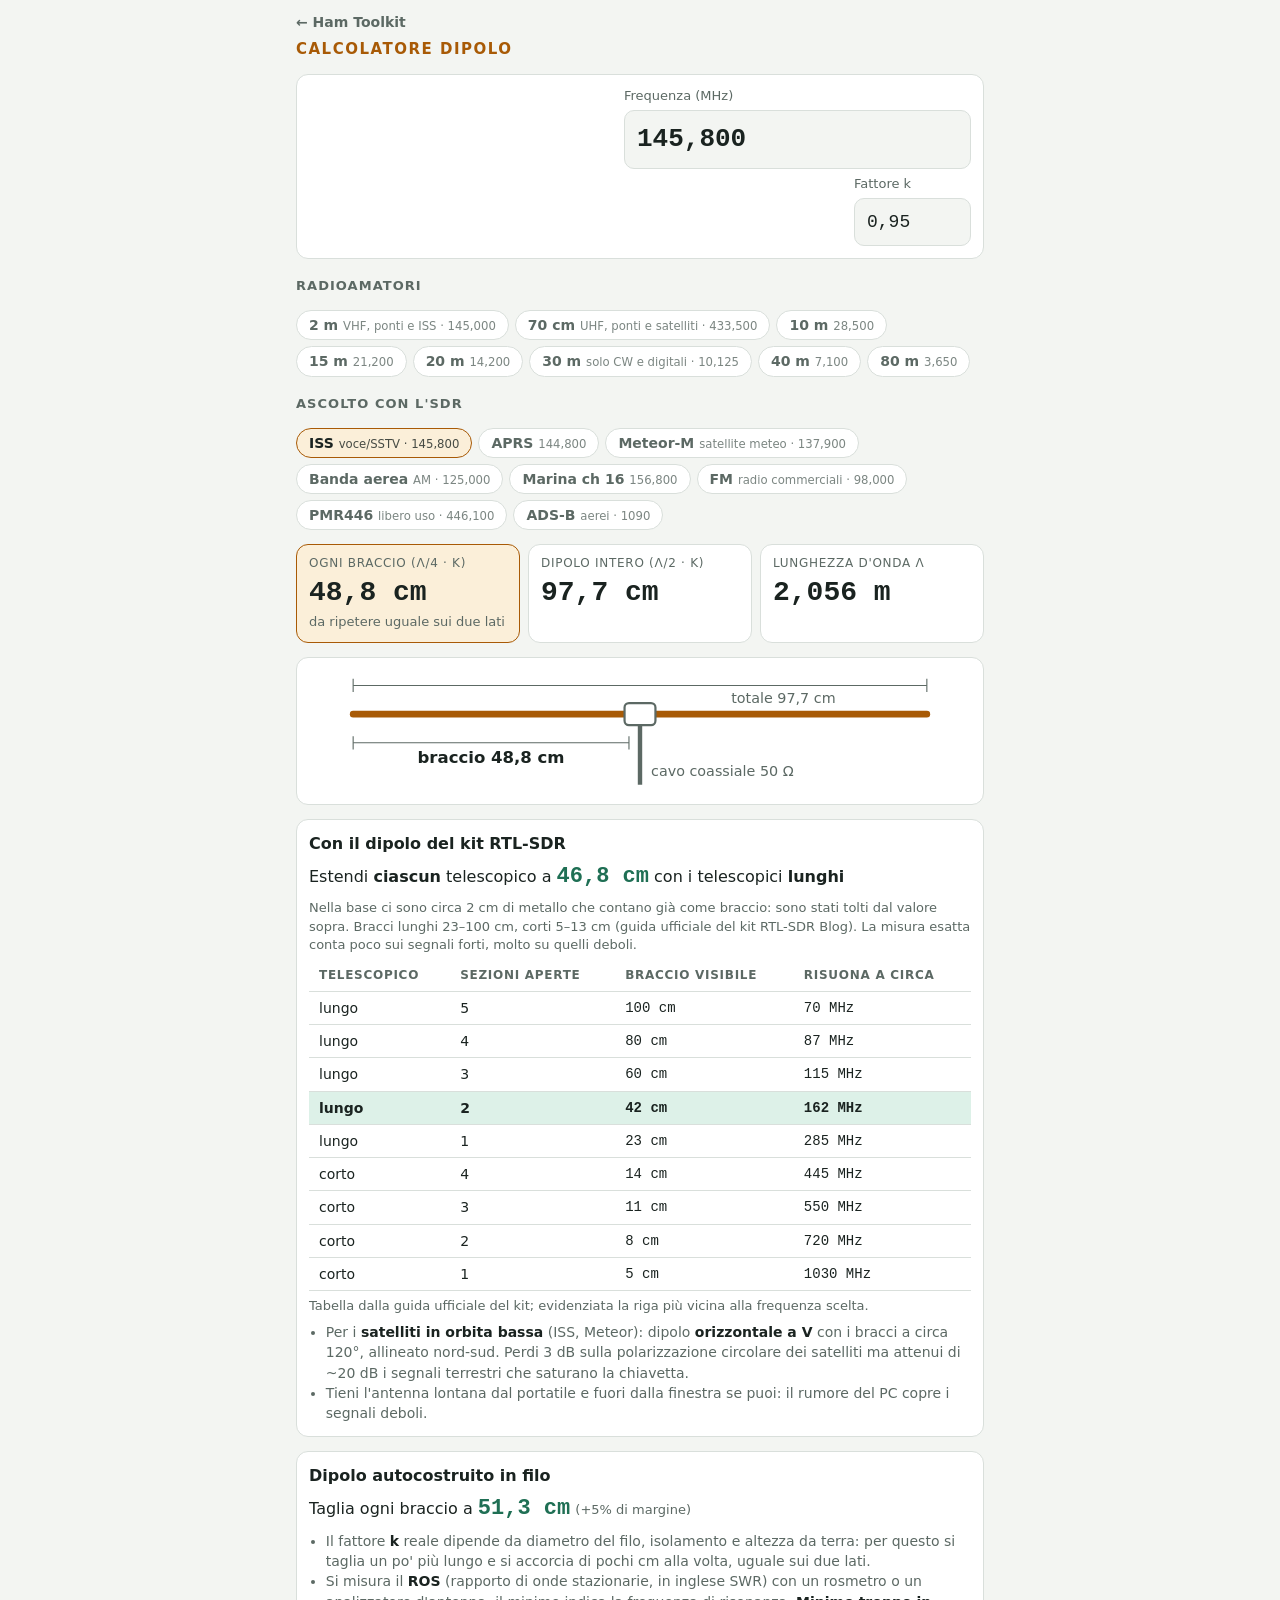
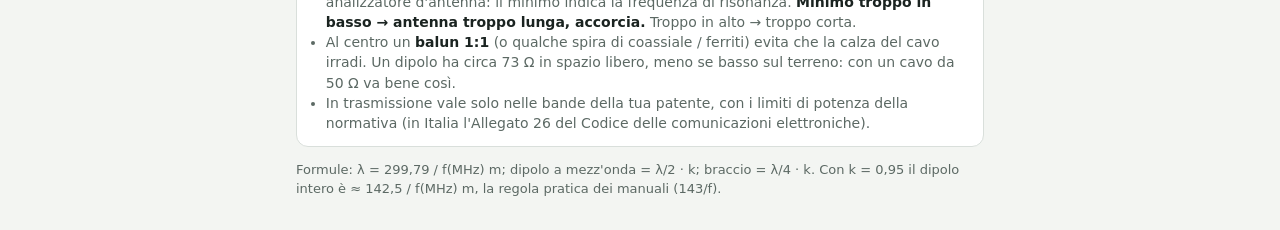
<file: dipolo/index.html>
<!doctype html>
<html lang="it">
<head>
<meta charset="utf-8">
<meta name="viewport" content="width=device-width, initial-scale=1, viewport-fit=cover">
<meta name="theme-color" content="#F3F5F2" media="(prefers-color-scheme: light)">
<meta name="theme-color" content="#121715" media="(prefers-color-scheme: dark)">
<link rel="manifest" href="../manifest.webmanifest">
<link rel="icon" href="../icons/icon.svg" type="image/svg+xml">
<link rel="apple-touch-icon" href="../icons/apple-touch-icon.png">
<title>Calcolatore dipolo · Ham Toolkit</title>
<link rel="stylesheet" href="../base.css">
<style>
/* dati in ingresso */
.in{display:grid;grid-template-columns:1fr auto;gap:10px var(--s3);align-items:end}
.in label{display:flex;flex-direction:column;gap:var(--s1);font-size:var(--fs-sm);color:var(--muted)}
.in .field{background:var(--bg);width:100%}
#f{font-size:26px;font-weight:700}
#k{width:6.5em;font-size:var(--fs-lg)}

/* risultati */
.res{display:grid;grid-template-columns:repeat(3,1fr);gap:var(--s2)}
.tile{padding:10px var(--s3)}
.tile .lbl{font-size:var(--fs-xs);letter-spacing:.06em;text-transform:uppercase;color:var(--muted)}
.tile .val{font-size:clamp(20px,6vw,28px);font-weight:700}
.tile.main{border-color:var(--accent);background:var(--accent-soft)}
.tile .sub{font-size:var(--fs-sm);color:var(--muted)}
@media (max-width:480px){.res{grid-template-columns:1fr 1fr}.tile.main{grid-column:1/-1}}

/* schede */
svg{width:100%;height:auto;display:block}
svg text{font-family:var(--font)}
.wrap > .card{display:flex;flex-direction:column;gap:6px}
.card p{margin:0}
.card .big{font-size:var(--fs-xl);font-weight:700;color:var(--ok)}
.warn{background:var(--warn-soft);color:var(--warn);border-radius:var(--r-sm);padding:var(--s2) 10px;font-size:var(--fs-md)}
.warn:empty{display:none}
ul.tips{margin:0;padding-left:1.2em;font-size:var(--fs-md);color:var(--muted)}
ul.tips b{color:var(--ink)}
tr.hit td{background:var(--ok-soft);font-weight:700}
</style>
</head>
<body>
<div class="wrap">
  <a class="home" href="../">← Ham Toolkit</a>
  <h1>Calcolatore dipolo</h1>

  <div class="in card">
    <label>Frequenza (MHz)<input id="f" class="field mono" type="text" inputmode="decimal" value="145,800" autocomplete="off"></label>
    <label>Fattore k<input id="k" class="field mono" type="text" inputmode="decimal" value="0,95" autocomplete="off"></label>
  </div>

  <h2>Radioamatori</h2>
  <div class="chips" id="pHam"></div>
  <h2>Ascolto con l'SDR</h2>
  <div class="chips" id="pRx"></div>

  <div class="res">
    <div class="tile card main"><div class="lbl">Ogni braccio (λ/4 · k)</div><div class="val mono" id="arm"></div><div class="sub">da ripetere uguale sui due lati</div></div>
    <div class="tile card"><div class="lbl">Dipolo intero (λ/2 · k)</div><div class="val mono" id="half"></div></div>
    <div class="tile card"><div class="lbl">Lunghezza d'onda λ</div><div class="val mono" id="lam"></div></div>
  </div>

  <div class="card">
    <svg viewBox="0 0 600 110" aria-label="Schema del dipolo">
      <line x1="40" y1="40" x2="290" y2="40" stroke="var(--accent)" stroke-width="6" stroke-linecap="round"/>
      <line x1="310" y1="40" x2="560" y2="40" stroke="var(--accent)" stroke-width="6" stroke-linecap="round"/>
      <rect x="286" y="30" width="28" height="20" rx="4" fill="var(--surface)" stroke="var(--muted)" stroke-width="2"/>
      <line x1="300" y1="50" x2="300" y2="104" stroke="var(--muted)" stroke-width="4"/>
      <text x="310" y="96" font-size="13" fill="var(--muted)">cavo coassiale 50 Ω</text>
      <line x1="40" y1="66" x2="290" y2="66" stroke="var(--muted)" stroke-width="1"/>
      <line x1="40" y1="60" x2="40" y2="72" stroke="var(--muted)"/><line x1="290" y1="60" x2="290" y2="72" stroke="var(--muted)"/>
      <text id="svgArm" x="165" y="84" text-anchor="middle" font-size="15" font-weight="700" fill="var(--ink)"></text>
      <line x1="40" y1="14" x2="560" y2="14" stroke="var(--muted)" stroke-width="1"/>
      <line x1="40" y1="8" x2="40" y2="20" stroke="var(--muted)"/><line x1="560" y1="8" x2="560" y2="20" stroke="var(--muted)"/>
      <text id="svgHalf" x="430" y="30" text-anchor="middle" font-size="13" fill="var(--muted)"></text>
    </svg>
    <div class="warn" id="warn"></div>
  </div>

  <div class="card">
    <h3>Con il dipolo del kit RTL-SDR</h3>
    <p>Estendi <b>ciascun</b> telescopico a <span class="big mono" id="kitLen"></span> <span id="kitWhich"></span></p>
    <p class="note">Nella base ci sono circa 2 cm di metallo che contano già come braccio: sono stati tolti dal valore sopra.
      Bracci lunghi 23–100 cm, corti 5–13 cm (guida ufficiale del kit RTL-SDR Blog). La misura esatta conta poco sui segnali forti, molto su quelli deboli.</p>
    <table id="kit"><thead><tr><th>Telescopico</th><th>Sezioni aperte</th><th>Braccio visibile</th><th>Risuona a circa</th></tr></thead><tbody></tbody></table>
    <p class="note">Tabella dalla guida ufficiale del kit; evidenziata la riga più vicina alla frequenza scelta.</p>
    <ul class="tips" id="kitTips"></ul>
  </div>

  <div class="card">
    <h3>Dipolo autocostruito in filo</h3>
    <p>Taglia ogni braccio a <span class="big mono" id="wireCut"></span> <span class="note">(+5% di margine)</span></p>
    <ul class="tips">
      <li>Il fattore <b>k</b> reale dipende da diametro del filo, isolamento e altezza da terra: per questo si taglia un po' più lungo e si accorcia di pochi cm alla volta, uguale sui due lati.</li>
      <li>Si misura il <b>ROS</b> (rapporto di onde stazionarie, in inglese SWR) con un rosmetro o un analizzatore d'antenna: il minimo indica la frequenza di risonanza. <b>Minimo troppo in basso → antenna troppo lunga, accorcia.</b> Troppo in alto → troppo corta.</li>
      <li>Al centro un <b>balun 1:1</b> (o qualche spira di coassiale / ferriti) evita che la calza del cavo irradi. Un dipolo ha circa 73 Ω in spazio libero, meno se basso sul terreno: con un cavo da 50 Ω va bene così.</li>
      <li>In trasmissione vale solo nelle bande della tua patente, con i limiti di potenza della normativa (in Italia l'Allegato 26 del Codice delle comunicazioni elettroniche).</li>
    </ul>
  </div>

  <p class="note">Formule: λ = 299,79 / f(MHz) m; dipolo a mezz'onda = λ/2 · k; braccio = λ/4 · k. Con k = 0,95 il dipolo intero è ≈ 142,5 / f(MHz) m, la regola pratica dei manuali (143/f).</p>
</div>

<script>
/* [etichetta, MHz, nota] */
const HAM = [
  ["2 m",145.000,"VHF, ponti e ISS"],["70 cm",433.500,"UHF, ponti e satelliti"],
  ["10 m",28.500,""],["15 m",21.200,""],["20 m",14.200,""],["30 m",10.125,"solo CW e digitali"],
  ["40 m",7.100,""],["80 m",3.650,""],
];
const RX = [
  ["ISS",145.800,"voce/SSTV"],["APRS",144.800,""],["Meteor-M",137.900,"satellite meteo"],["Banda aerea",125.000,"AM"],
  ["Marina ch 16",156.800,""],["FM",98.000,"radio commerciali"],["PMR446",446.100,"libero uso"],["ADS-B",1090,"aerei"],
];
/* telescopici del kit: [tipo, sezioni, cm visibili, MHz di risonanza] dalla guida rtl-sdr.com */
const KIT = [
  ["lungo",5,100,70],["lungo",4,80,87],["lungo",3,60,115],["lungo",2,42,162],["lungo",1,23,285],
  ["corto",4,14,445],["corto",3,11,550],["corto",2,8,720],["corto",1,5,1030],
];
const INNER = 2; // cm di metallo dentro la base

const $ = s => document.querySelector(s);
const num = s => parseFloat(String(s).replace(",", "."));
const fmt = (x, d=1) => x.toLocaleString("it-IT", {minimumFractionDigits:d, maximumFractionDigits:d, useGrouping:false});
function len(m){ // metri in formato leggibile
  if(m >= 10) return fmt(m,2) + " m";
  if(m >= 1) return fmt(m,3) + " m";
  return fmt(m*100, 1) + " cm";
}

function chips(el, list){
  el.innerHTML = list.map(([l,f,n]) => `<button class="chip" data-f="${f}">${l} <small>${n ? n+" · " : ""}${fmt(f, f<1000?3:0)}</small></button>`).join("");
  el.addEventListener("click", e => {
    const b = e.target.closest("[data-f]"); if(!b) return;
    $("#f").value = fmt(+b.dataset.f, 3); calc();
  });
}
chips($("#pHam"), HAM); chips($("#pRx"), RX);
$("#kit tbody").innerHTML = KIT.map(([t,s,cm,f]) => `<tr><td>${t}</td><td>${s}</td><td class="mono">${cm} cm</td><td class="mono">${f} MHz</td></tr>`).join("");

function calc(){
  const f = num($("#f").value), k = num($("#k").value);
  document.querySelectorAll(".chip[data-f]").forEach(b => b.classList.toggle("on", Math.abs(+b.dataset.f - f) < 1e-6));
  if(!(f > 0) || !(k > 0.5 && k <= 1)){
    for(const id of ["arm","half","lam","kitLen","wireCut"]) $("#"+id).textContent = "—";
    $("#warn").textContent = !(f > 0) ? "Inserisci una frequenza in MHz." : "k deve stare tra 0,5 e 1 (tipico 0,93–0,97).";
    return;
  }
  const lam = 299.792458 / f, half = lam/2*k, arm = lam/4*k;
  $("#lam").textContent = len(lam); $("#half").textContent = len(half); $("#arm").textContent = len(arm);
  $("#svgArm").textContent = "braccio " + len(arm); $("#svgHalf").textContent = "totale " + len(half);
  $("#wireCut").textContent = len(arm*1.05);

  // kit SDR
  const want = arm*100 - INNER;
  let which, tips = [];
  if(want > 100){ which = "(oltre la lunghezza massima: aprili tutti, 100 cm)"; $("#kitLen").textContent = "100 cm"; }
  else if(want >= 23){ which = "con i telescopici <b>lunghi</b>"; $("#kitLen").textContent = fmt(want,1) + " cm"; }
  else if(want > 14){ which = "— cade tra i due set: usa i <b>lunghi</b> chiusi (23 cm) o i <b>corti</b> tutti aperti (13–14 cm)"; $("#kitLen").textContent = fmt(want,1) + " cm"; }
  else if(want >= 5){ which = "con i telescopici <b>corti</b>"; $("#kitLen").textContent = fmt(want,1) + " cm"; }
  else { which = "(sotto il minimo: corti tutti chiusi, 5 cm)"; $("#kitLen").textContent = "5 cm"; }
  $("#kitWhich").innerHTML = which;
  let best = 0; KIT.forEach((r,i) => { if(Math.abs(Math.log(r[3]/f)) < Math.abs(Math.log(KIT[best][3]/f))) best = i; });
  document.querySelectorAll("#kit tbody tr").forEach((tr,i) => tr.classList.toggle("hit", i===best));

  if(f < 24) tips.push("<b>Sotto i 24 MHz</b> l'RTL-SDR V3 riceve solo in <b>direct sampling</b> (Q-branch, da attivare in SDR++), con prestazioni ridotte. Il kit è troppo corto: meglio un filo lungo o un dipolo in filo.");
  if(f >= 130 && f <= 150) tips.push("Per i <b>satelliti in orbita bassa</b> (ISS, Meteor): dipolo <b>orizzontale a V</b> con i bracci a circa 120°, allineato nord-sud. Perdi 3 dB sulla polarizzazione circolare dei satelliti ma attenui di ~20 dB i segnali terrestri che saturano la chiavetta.");
  if(f >= 24 && !(f >= 130 && f <= 150)) tips.push("Per segnali terrestri (ponti, aerei, FM) tieni il dipolo <b>verticale</b>, possibilmente con il braccio collegato al centrale del coassiale verso l'alto.");
  tips.push("Tieni l'antenna lontana dal portatile e fuori dalla finestra se puoi: il rumore del PC copre i segnali deboli.");
  $("#kitTips").innerHTML = tips.map(t => `<li>${t}</li>`).join("");

  const w = [];
  if(f < 24 && arm > 5) w.push(`Ogni braccio è lungo ${len(arm)}: serve spazio (due alberi, un palo centrale) o una versione accorciata con bobine, come si fa spesso per i 40 e gli 80 m.`);
  $("#warn").textContent = w.join(" ");
  try { localStorage.setItem("dipolo", JSON.stringify({f: $("#f").value, k: $("#k").value})); } catch(e){}
}
try { const s = JSON.parse(localStorage.getItem("dipolo")||"{}"); if(s.f) $("#f").value = s.f; if(s.k) $("#k").value = s.k; } catch(e){}
$("#f").addEventListener("input", calc);
$("#k").addEventListener("input", calc);
calc();
</script>
<script src="../pwa.js"></script>
</body>
</html>
</file>
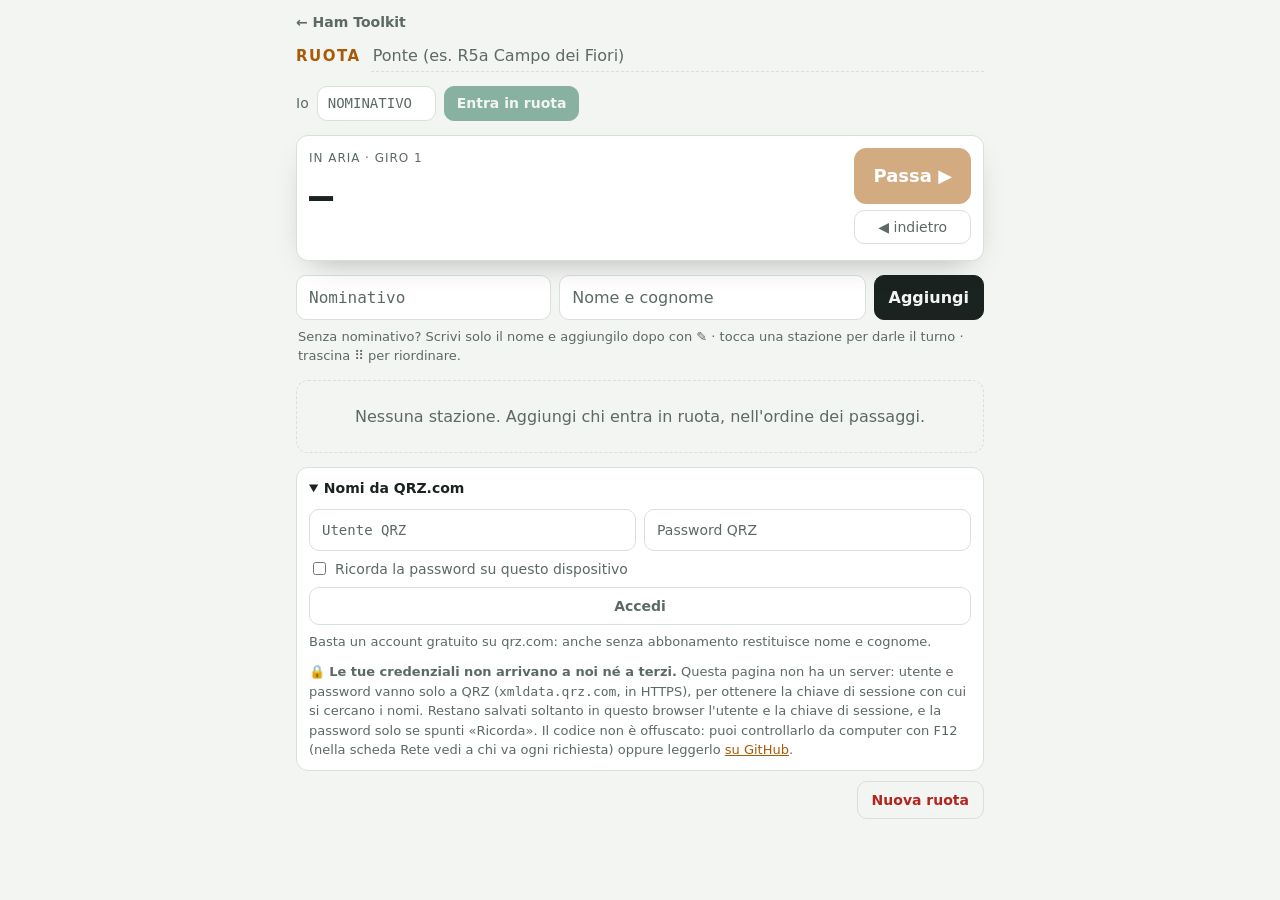
<file: ruota/index.html>
<!doctype html>
<html lang="it">
<head>
<meta charset="utf-8">
<meta name="viewport" content="width=device-width, initial-scale=1, viewport-fit=cover">
<meta name="theme-color" content="#F3F5F2" media="(prefers-color-scheme: light)">
<meta name="theme-color" content="#121715" media="(prefers-color-scheme: dark)">
<link rel="manifest" href="../manifest.webmanifest">
<link rel="icon" href="../icons/icon.svg" type="image/svg+xml">
<link rel="apple-touch-icon" href="../icons/apple-touch-icon.png">
<title>Ruota sul ponte · Ham Toolkit</title>
<link rel="stylesheet" href="../base.css">
<style>
/* testata */
.top{flex-wrap:nowrap}
#ponte{flex:1;min-width:0;border:0;border-bottom:1px dashed var(--line);background:transparent;padding:var(--s1) 2px;font-weight:600}
#ponte::placeholder{font-weight:400}
.mebar{display:flex;align-items:center;gap:var(--s2);flex-wrap:wrap;font-size:var(--fs-md);color:var(--muted)}
#me{width:8.5em;padding:6px 10px;text-transform:uppercase}
#btnMe{border-color:var(--ok);background:var(--ok);color:var(--bg);padding:6px var(--s3);font-weight:700}
#btnMe.out{background:transparent;color:var(--ok)}

/* stato: chi ha il microfono */
.status{position:sticky;top:0;z-index:5;display:grid;grid-template-columns:1fr auto;gap:var(--s1) var(--s3);align-items:center;box-shadow:var(--shadow)}
.status .lbl{font-size:var(--fs-xs);letter-spacing:.08em;text-transform:uppercase;color:var(--muted)}
#curCall{font-size:clamp(28px,9vw,40px);font-weight:700;line-height:1.05;overflow:hidden;text-overflow:ellipsis;white-space:nowrap}
#curName{color:var(--muted);font-size:var(--fs-md);min-height:1.2em;overflow:hidden;text-overflow:ellipsis;white-space:nowrap}
#nextLine{font-size:var(--fs-md);color:var(--muted);overflow:hidden;text-overflow:ellipsis;white-space:nowrap}
#nextLine b{color:var(--ink)}
#meLine{grid-column:1/-1;font-size:var(--fs-md);font-weight:600;color:var(--ok)}
#meLine:empty{display:none}
#meLine.now{background:var(--ok-soft);border-radius:var(--r-sm);padding:6px 10px;font-size:var(--fs)}
.ctrl{grid-row:1/4;grid-column:2;display:flex;flex-direction:column;gap:6px}
#btnNext{min-width:112px;padding:14px 18px}
#btnNext:active{transform:scale(.97)}
#btnPrev{padding:6px 10px;font-size:var(--fs-md);font-weight:400;color:var(--muted)}

/* inserimento */
#add{display:grid;grid-template-columns:minmax(0,5fr) minmax(0,6fr) auto;gap:var(--s2)}
#call{text-transform:uppercase}
#call::placeholder{text-transform:none}
#add .btn{border-color:var(--ink);background:var(--ink);color:var(--bg)}
.qbox{grid-column:1/-1;display:flex;align-items:center;gap:6px var(--s2);flex-wrap:wrap;font-size:var(--fs-sm);color:var(--muted);min-height:1.4em}
.qbox:empty{display:none}
.qbox b{color:var(--ink)}
.qbox .ok{color:var(--ok)}
.qbox button{border:1px solid var(--accent);background:var(--accent-soft);color:var(--ink);border-radius:var(--r-sm);padding:3px 10px;font-weight:600}
.hint{margin:-6px 2px 0;font-size:var(--fs-sm);color:var(--muted)}

/* ruota */
#list{list-style:none;margin:0;padding:0;display:flex;flex-direction:column;gap:6px}
#list li{display:flex;align-items:center;gap:6px;background:var(--surface);border:1px solid var(--line);border-radius:var(--r-lg);padding:var(--s1) var(--s1) var(--s1) 0;min-height:52px;user-select:none;-webkit-user-select:none;position:relative}
#list li.empty{padding:var(--s5) var(--s2);border-style:dashed;justify-content:center;background:transparent}
#list li.cur{border-color:var(--accent);background:var(--accent-soft);box-shadow:inset 4px 0 0 var(--accent)}
#list li.me .call::after{content:"TU";margin-left:6px;font-family:var(--font);font-size:var(--fs-2xs);font-weight:600;letter-spacing:.06em;color:var(--ok);border:1px solid var(--ok);border-radius:4px;padding:0 var(--s1);vertical-align:3px}
#list.sorting li{transition:transform .16s ease}
#list li.dragging{transition:none;z-index:4;border-color:var(--accent);box-shadow:var(--shadow);cursor:grabbing}
#list li.flash{animation:flash .9s}
@keyframes flash{0%,60%{background:var(--accent-soft)}}
.handle{touch-action:none;border:0;background:transparent;color:var(--muted);width:40px;align-self:stretch;font-size:20px;line-height:1;cursor:grab;display:grid;place-items:center}
.who{flex:1;min-width:0;padding:var(--s1) 0;background:transparent;border:0;text-align:left;display:flex;flex-direction:column}
.call{font-size:var(--fs-lg);font-weight:700;letter-spacing:.02em}
.meta{font-size:var(--fs-sm);color:var(--muted);overflow:hidden;text-overflow:ellipsis;white-space:nowrap}
.meta i{font-style:normal;color:var(--accent)}
#list li.nocall .call{font-family:inherit;letter-spacing:0}
.del,.edt{border:0;background:transparent;color:var(--muted);width:40px;height:44px;border-radius:var(--r-sm);font-size:22px;flex:none}
.edt{font-size:var(--fs-lg)}
.del:hover{color:var(--danger)}
.edt:hover{color:var(--accent)}
#list li.editing{padding:10px;border-color:var(--accent);border-style:dashed}
.edit{flex:1;min-width:0;display:grid;grid-template-columns:minmax(0,1fr) minmax(0,1.4fr);gap:var(--s2)}
.edit .acts{grid-column:1/-1;display:flex;gap:var(--s2);justify-content:flex-end}
@media (max-width:420px){.edit{grid-template-columns:1fr}}

/* impostazioni */
footer{display:flex;flex-direction:column;gap:10px;font-size:var(--fs-md);color:var(--muted)}
.qrzform{display:grid;grid-template-columns:1fr 1fr;gap:var(--s2);margin-top:10px}
.qrzform .full{grid-column:1/-1}
.qrzform label{display:flex;align-items:center;gap:6px}
#qrzState{grid-column:1/-1;font-size:var(--fs-sm)}
#qrzState.err{color:var(--danger)}
.privacy{margin:10px 0 0;font-size:var(--fs-sm);line-height:1.5}
#qrzSum{margin-left:6px;font-weight:600;color:var(--ok)}
.qrzok{display:flex;align-items:center;gap:10px;margin-top:10px;padding:10px var(--s3);border-radius:var(--r);background:var(--ok-soft);color:var(--ok);font-weight:600}
.qrzok .btn{margin-left:auto;border-color:var(--ok);background:transparent;color:var(--ok);padding:var(--s1) var(--s3)}
#btnClear{align-self:flex-end;color:var(--danger)}

/* annulla */
#toast{position:fixed;left:50%;bottom:calc(16px + env(safe-area-inset-bottom));transform:translate(-50%,150%);transition:transform .2s;background:var(--ink);color:var(--bg);border-radius:var(--r);padding:10px var(--s3) 10px var(--s4);display:flex;gap:14px;align-items:center;max-width:calc(100% - 32px);font-size:var(--fs);z-index:10}
#toast.show{transform:translate(-50%,0)}
#toast button{border:0;background:transparent;color:var(--accent-inverse);font-weight:700;padding:var(--s1) 6px}
@media (max-width:420px){#add{grid-template-columns:minmax(0,1fr) minmax(0,1fr)} #add .btn{grid-column:1/-1;padding:10px}}
</style>
</head>
<body>
<div class="wrap">
  <a class="home" href="../">← Ham Toolkit</a>
  <div class="top">
    <h1>Ruota</h1>
    <input id="ponte" placeholder="Ponte (es. R5a Campo dei Fiori)" autocomplete="off" aria-label="Nome del ponte">
  </div>
  <div class="mebar">
    <label for="me">Io</label>
    <input id="me" class="field mono" placeholder="Nominativo" spellcheck="false" autocapitalize="characters" autocomplete="off" aria-label="Il mio nominativo">
    <button id="btnMe" class="btn" type="button">Entra in ruota</button>
  </div>

  <section class="status card" aria-live="polite">
    <span class="lbl">In aria · giro <span id="giro" class="mono">1</span></span>
    <div id="curCall" class="mono">—</div>
    <div id="curName"></div>
    <div id="nextLine"></div>
    <div id="meLine"></div>
    <div class="ctrl">
      <button id="btnNext" class="btn big primary" type="button" title="Passa al prossimo">Passa ▶</button>
      <button id="btnPrev" class="btn ghost" type="button" title="Torna al precedente">◀ indietro</button>
    </div>
  </section>

  <form id="add" autocomplete="off">
    <input id="call" class="field mono" placeholder="Nominativo" autocapitalize="characters" spellcheck="false" enterkeyhint="next" aria-label="Nominativo">
    <input id="name" class="field" placeholder="Nome e cognome" autocapitalize="words" enterkeyhint="done" aria-label="Nome">
    <button class="btn" type="submit">Aggiungi</button>
    <div id="qrzBox" class="qbox" aria-live="polite"></div>
  </form>
  <p class="hint">Senza nominativo? Scrivi solo il nome e aggiungilo dopo con ✎ · tocca una stazione per darle il turno · trascina ⠿ per riordinare.</p>

  <ol id="list"></ol>

  <footer>
    <details id="qrzPanel">
      <summary>Nomi da QRZ.com<span id="qrzSum"></span></summary>
      <div id="qrzOk" class="qrzok" hidden><span id="qrzOkTxt"></span><button id="btnQrzOut" class="btn" type="button">Esci</button></div>
      <div id="qrzForm" class="qrzform">
        <input id="qrzUser" class="field mono" placeholder="Utente QRZ" autocomplete="username" autocapitalize="characters" spellcheck="false" aria-label="Utente QRZ">
        <input id="qrzPass" class="field" type="password" placeholder="Password QRZ" autocomplete="current-password" aria-label="Password QRZ">
        <label class="full"><input id="qrzRemember" type="checkbox"> Ricorda la password su questo dispositivo</label>
        <button id="btnQrz" class="btn full" type="button">Accedi</button>
        <span id="qrzState"></span>
      </div>
      <p class="privacy">🔒 <b>Le tue credenziali non arrivano a noi né a terzi.</b> Questa pagina non ha un server: utente e password vanno solo a QRZ (<span class="mono">xmldata.qrz.com</span>, in HTTPS), per ottenere la chiave di sessione con cui si cercano i nomi. Restano salvati soltanto in questo browser l'utente e la chiave di sessione, e la password solo se spunti «Ricorda». Il codice non è offuscato: puoi controllarlo da computer con F12 (nella scheda Rete vedi a chi va ogni richiesta) oppure leggerlo <a href="https://github.com/Friggi02/ham-toolkit/blob/main/ruota/index.html" target="_blank" rel="noopener">su GitHub</a>.</p>
    </details>
    <button id="btnClear" class="btn ghost" type="button">Nuova ruota</button>
  </footer>
</div>

<div id="toast" role="status"><span id="toastMsg"></span><button id="toastUndo" type="button">Annulla</button></div>

<script>
const KEY = 'ruota-ponte-v1', QKEY = 'ruota-ponte-qrz', CKEY = 'ruota-ponte-qrzcache';
const QRZ_URL = 'https://xmldata.qrz.com/xml/current/';
const $ = id => document.getElementById(id);
const blank = () => ({ list: [], cur: null, me: '', ponte: '', giro: 1 });

function readJSON(k) { try { return JSON.parse(localStorage.getItem(k)); } catch (e) { return null; } }
function writeJSON(k, v) { try { localStorage.setItem(k, JSON.stringify(v)); } catch (e) {} }

let S = (() => { const v = readJSON(KEY); return v && Array.isArray(v.list) ? Object.assign(blank(), v) : blank(); })();
let Q = Object.assign({ user: '', pass: '', remember: false, key: '' }, readJSON(QKEY) || {});
let cache = readJSON(CKEY) || {};
const save = () => writeJSON(KEY, S);
const saveQ = () => writeJSON(QKEY, Q.remember ? Q : { user: Q.user, remember: false, key: Q.key });

const utcNow = () => new Date().toISOString().slice(11, 16);
const norm = s => s.trim().toUpperCase().replace(/\s+/g, '');
const idx = id => S.list.findIndex(x => x.id === id);
const titleCase = s => s.toLowerCase().replace(/(^|[\s'’-])(\p{L})/gu, (m, a, b) => a + b.toUpperCase());
/* nominativo "base" per la ricerca: da HB9/IZ2XYZ/P prende IZ2XYZ */
const CALL_RE = /^[A-Z0-9]{1,3}[0-9][A-Z0-9]{0,3}[A-Z]$/;
function baseCall(c) {
  const parts = c.split('/').filter(p => CALL_RE.test(p));
  return parts.sort((a, b) => b.length - a.length)[0] || '';
}

/* ================= QRZ ================= */
function qrzParse(text) {
  const doc = new DOMParser().parseFromString(text, 'application/xml');
  const get = (node, tag) => { const el = node && node.getElementsByTagName(tag)[0]; return el ? el.textContent.trim() : ''; };
  const sess = doc.getElementsByTagName('Session')[0];
  const cs = doc.getElementsByTagName('Callsign')[0];
  return {
    key: get(sess, 'Key'), error: get(sess, 'Error'),
    rec: cs ? { fname: get(cs, 'fname'), name: get(cs, 'name'), grid: get(cs, 'grid'), country: get(cs, 'country') } : null
  };
}
async function qrzLogin() {
  if (!Q.user || !Q.pass) throw new Error('login');
  const r = await fetch(QRZ_URL + '?username=' + encodeURIComponent(Q.user) + ';password=' + encodeURIComponent(Q.pass) + ';agent=ruota-ponte-1');
  const p = qrzParse(await r.text());
  if (!p.key) throw new Error(p.error || 'Accesso non riuscito');
  Q.key = p.key; saveQ();
  return p.key;
}
async function qrzLookup(call, retry = true) {
  if (cache[call] && Date.now() - cache[call].at < 30 * 864e5) return cache[call];
  if (!Q.key) await qrzLogin();
  const r = await fetch(QRZ_URL + '?s=' + encodeURIComponent(Q.key) + ';callsign=' + encodeURIComponent(call));
  const p = qrzParse(await r.text());
  if (p.rec) {
    const full = titleCase([p.rec.fname, p.rec.name].filter(Boolean).join(' '));
    const res = { first: titleCase(p.rec.fname.split(/\s+/)[0] || ''), full, grid: p.rec.grid, at: Date.now() };
    cache[call] = res; writeJSON(CKEY, cache);
    return res;
  }
  if (/not found/i.test(p.error)) return null;
  if (retry && /session|invalid|timeout/i.test(p.error)) { Q.key = ''; await qrzLogin(); return qrzLookup(call, false); }
  throw new Error(p.error || 'Risposta QRZ non valida');
}
const qrzReady = () => !!(Q.key || (Q.user && Q.pass));
const words = s => (s || '').toLowerCase().split(/\s+/).filter(Boolean);
const sameName = (typed, full) => { const q = words(full); return words(typed).length > 0 && words(typed).every(w => q.includes(w)); };
/* nome da mostrare: sempre con il cognome quando QRZ lo conosce e il nome scritto è compatibile */
const shownName = st => !st.qrz ? (st.name || '') : (!st.name || sameName(st.name, st.qrz)) ? st.qrz : st.name;
const label = st => st.call || shownName(st);

/* ================= nome proposto da QRZ =================
   Usato sia dal modulo "Aggiungi" sia dalla modifica di una card.
   - nome vuoto (o compilato da QRZ): si compila da solo con nome e cognome
   - nome scritto a mano: non si tocca, si mostra il confronto e un bottone per consolidare */
const txt = (s, cls) => { const e = document.createElement(cls === 'b' ? 'b' : 'span'); if (cls && cls !== 'b') e.className = cls; e.textContent = s; return e; };

function makeAssist(callEl, nameEl, boxEl) {
  const A = { manual: !!nameEl.value.trim(), seq: 0, timer: null, proposal: null };
  const show = parts => { boxEl.textContent = ''; parts.forEach(x => boxEl.append(x)); };
  const useBtn = (res, text) => {
    const b = document.createElement('button');
    b.type = 'button'; b.textContent = text;
    b.addEventListener('click', () => { nameEl.value = res.full; A.manual = false; show([txt('✓ Nome da QRZ', 'ok')]); nameEl.focus(); });
    return b;
  };
  A.onCall = () => {
    A.proposal = null;
    clearTimeout(A.timer);
    const call = baseCall(norm(callEl.value));
    if (!call) { boxEl.textContent = ''; if (!A.manual) nameEl.value = ''; return; }
    if (!qrzReady()) { boxEl.textContent = ''; return; }
    A.timer = setTimeout(() => A.run(call), 450);
  };
  A.run = async call => {
    const seq = ++A.seq;
    show([txt('QRZ: cerco ' + call + '…')]);
    try {
      const res = await qrzLookup(call);
      if (seq !== A.seq) return;
      if (!res) { show([txt('QRZ: ' + call + ' non trovato')]); return; }
      A.proposal = res;
      const typed = nameEl.value.trim();
      if (!A.manual || !typed) {
        nameEl.value = res.full; A.manual = false;
        show([txt('✓ Nome da QRZ', 'ok')]);
      } else if (typed.toLowerCase() === res.full.toLowerCase()) {
        show([txt('✓ coincide con QRZ', 'ok')]);
      } else if (sameName(typed, res.full)) {
        show([txt('✓ coincide con QRZ: ', 'ok'), txt(res.full, 'b'), useBtn(res, 'Usa nome completo')]);
      } else {
        show([txt('Hai scritto '), txt(typed, 'b'), txt(' · QRZ dice '), txt(res.full, 'b'), useBtn(res, 'Usa ' + res.full)]);
      }
    } catch (err) {
      if (seq !== A.seq) return;
      if (err.message === 'login') { Q.key = ''; saveQ(); renderQrz(); }
      show([txt(err.message === 'login' ? 'QRZ: inserisci utente e password in fondo alla pagina' : (navigator.onLine ? 'QRZ: ' + err.message : 'QRZ: sei offline, scrivi il nome a mano'))]);
    }
  };
  A.onName = () => {
    A.manual = !!nameEl.value.trim();
    if (A.proposal && A.manual) A.run(baseCall(norm(callEl.value)));
  };
  A.reset = () => { A.manual = false; A.proposal = null; A.seq++; clearTimeout(A.timer); boxEl.textContent = ''; };
  callEl.addEventListener('input', A.onCall);
  nameEl.addEventListener('input', A.onName);
  return A;
}

/* ================= modifica di una stazione ================= */
let editing = { id: null, call: '', name: '' };   // bozza: sopravvive ai render durante la modifica

function startEdit(st) {
  editing = { id: st.id, call: st.call, name: st.name || (st.call ? '' : '') };
  render();
  const f = document.querySelector('#list li.editing input[name="' + (st.call ? 'name' : 'call') + '"]');
  if (f) { f.focus(); f.select(); }
}
function stopEdit() { editing = { id: null, call: '', name: '' }; render(); }

function editForm(st) {
  const f = document.createElement('form');
  f.className = 'edit'; f.autocomplete = 'off';
  const ci = document.createElement('input');
  ci.name = 'call'; ci.className = 'field mono'; ci.id = 'edCall'; ci.placeholder = 'Nominativo';
  ci.autocapitalize = 'characters'; ci.spellcheck = false; ci.style.textTransform = 'uppercase';
  ci.setAttribute('aria-label', 'Nominativo'); ci.value = editing.call;
  const ni = document.createElement('input');
  ni.name = 'name'; ni.className = 'field'; ni.placeholder = 'Nome e cognome';
  ni.autocapitalize = 'words'; ni.setAttribute('aria-label', 'Nome'); ni.value = editing.name;
  const box = document.createElement('div'); box.className = 'qbox'; box.setAttribute('aria-live', 'polite');
  const acts = document.createElement('div'); acts.className = 'acts';
  const cancel = document.createElement('button'); cancel.type = 'button'; cancel.className = 'btn ghost'; cancel.textContent = 'Annulla';
  const ok = document.createElement('button'); ok.type = 'submit'; ok.className = 'btn primary'; ok.textContent = 'Salva';
  acts.append(cancel, ok);
  f.append(ci, ni, box, acts);

  const A = makeAssist(ci, ni, box);
  A.manual = !!editing.name;
  ci.addEventListener('input', () => { editing.call = ci.value; });
  ni.addEventListener('input', () => { editing.name = ni.value; });
  /* all'apertura confronta subito il nome con QRZ, se il nominativo c'è già */
  if (baseCall(norm(ci.value))) setTimeout(() => A.onCall(), 0);

  cancel.addEventListener('click', stopEdit);
  f.addEventListener('keydown', e => { if (e.key === 'Escape') { e.preventDefault(); stopEdit(); } });
  f.addEventListener('submit', e => {
    e.preventDefault();
    const call = norm(ci.value), name = ni.value.trim();
    if (!call && !name) { box.textContent = 'Serve almeno un nome o un nominativo.'; ci.focus(); return; }
    const dup = call && S.list.find(x => x.call === call && x.id !== st.id);
    if (dup) { box.textContent = call + ' è già in ruota.'; flash(dup.id); return; }
    if (call !== st.call) {
      delete st.qrz; delete st.grid;
      const known = call && cache[baseCall(call)];
      if (known) { st.qrz = known.full; if (known.grid) st.grid = known.grid; }
    }
    st.call = call; st.name = name;
    editing = { id: null, call: '', name: '' };
    save(); render();
    if (call && !st.qrz) enrichLater(st);
  });
  return f;
}

/* dopo "Aggiungi": se QRZ risponde più tardi, completa la stazione già in ruota */
async function enrichLater(st) {
  const call = baseCall(st.call);
  if (!call || !qrzReady()) return;
  try {
    const res = await qrzLookup(call);
    const cur = S.list.find(x => x.id === st.id);
    if (!res || !cur) return;
    cur.qrz = res.full;
    if (res.grid) cur.grid = res.grid;
    save(); render();
  } catch (e) {}
}

/* ================= rendering ================= */
function render() {
  const ul = $('list');
  ul.textContent = '';
  if (!S.list.length) {
    const li = document.createElement('li');
    li.className = 'empty';
    li.textContent = 'Nessuna stazione. Aggiungi chi entra in ruota, nell\'ordine dei passaggi.';
    ul.append(li);
  }
  S.list.forEach((st, i) => {
    const li = document.createElement('li');
    li.dataset.id = st.id;
    if (st.id === S.cur) li.classList.add('cur');
    if (S.me && st.call === S.me) li.classList.add('me');
    if (!st.call) li.classList.add('nocall');

    const h = document.createElement('button');
    h.className = 'handle'; h.type = 'button'; h.textContent = '⠿';
    h.setAttribute('aria-label', 'Trascina per spostare ' + label(st) + ' (o frecce su/giù)');
    h.addEventListener('pointerdown', startDrag);
    h.addEventListener('keydown', keyMove);

    const who = document.createElement('button');
    who.className = 'who'; who.type = 'button';
    who.setAttribute('aria-label', 'Dai il turno a ' + label(st));
    const c = document.createElement('span'); c.className = 'call mono'; c.textContent = label(st);
    const m = document.createElement('span'); m.className = 'meta';
    m.append([st.call ? shownName(st) : 'senza nominativo', st.grid].filter(Boolean).join(' · '));
    if (st.qrz && st.name && !sameName(st.name, st.qrz)) {
      const q = document.createElement('i'); q.textContent = ' · QRZ: ' + st.qrz; m.append(q);
    }
    who.append(c, m);
    who.addEventListener('click', () => { S.cur = st.id; save(); render(); });

    const d = document.createElement('button');
    d.className = 'del'; d.type = 'button'; d.textContent = '×';
    d.setAttribute('aria-label', 'Togli ' + label(st));
    d.addEventListener('click', () => remove(st.id));

    if (st.id === editing.id) {
      li.classList.add('editing');
      li.append(editForm(st));
    } else {
      const ed = document.createElement('button');
      ed.className = 'edt'; ed.type = 'button'; ed.textContent = '✎';
      ed.setAttribute('aria-label', 'Modifica ' + label(st));
      ed.addEventListener('click', () => startEdit(st));
      li.append(h, who, ed, d);
    }
    ul.append(li);
  });
  renderStatus();
}

function renderStatus() {
  const L = S.list, i = idx(S.cur);
  const cur = L[i];
  $('giro').textContent = S.giro;
  $('curCall').textContent = cur ? label(cur) : '—';
  $('curCall').classList.toggle('mono', !cur || !!cur.call);
  $('curName').textContent = cur ? (cur.call ? shownName(cur) : 'senza nominativo') : (L.length ? 'Tocca chi sta parlando, o premi Passa' : '');
  const next = L.length > 1 && i >= 0 ? L[(i + 1) % L.length] : null;
  const nl = $('nextLine'); nl.textContent = '';
  if (next) {
    nl.append('Poi: '); const b = document.createElement('b'); if (next.call) b.className = 'mono'; b.textContent = label(next); nl.append(b);
    const nn = next.call ? shownName(next) : ''; if (nn) nl.append(' · ' + nn);
  }
  const meI = L.findIndex(x => x.call === S.me);
  const ml = $('meLine');
  ml.className = ''; ml.textContent = '';
  if (meI >= 0 && i >= 0) {
    const k = (meI - i + L.length) % L.length;
    if (k === 0) { ml.textContent = '🎙 Tocca a te'; ml.className = 'now'; }
    else ml.textContent = k === 1 ? 'Sei il prossimo' : 'Tocca a te tra ' + k + ' passaggi';
  }
  const inRuota = meI >= 0;
  $('btnMe').textContent = inRuota ? 'Esci dalla ruota' : 'Entra in ruota';
  $('btnMe').classList.toggle('out', inRuota);
  $('btnMe').disabled = !S.me;
  $('btnNext').disabled = !L.length;
}

/* ================= azioni ================= */
function add(call, name) {
  call = norm(call); name = name.trim();
  if (!call && !name) return null;
  const dup = call ? S.list.find(x => x.call === call) : S.list.find(x => !x.call && x.name.toLowerCase() === name.toLowerCase());
  if (dup) { flash(dup.id); return null; }
  const st = { id: Date.now().toString(36) + Math.random().toString(36).slice(2, 6), call, name, t: utcNow() };
  const known = call && cache[baseCall(call)];
  if (known) { st.qrz = known.full; if (known.grid) st.grid = known.grid; }
  S.list.push(st);
  if (!S.cur) S.cur = st.id;
  save(); render();
  if (call && !st.qrz) enrichLater(st);
  return st;
}

let undo = null, toastTimer = null;
function remove(id) {
  const i = idx(id);
  if (i < 0) return;
  const [st] = S.list.splice(i, 1);
  const wasCur = S.cur === id;
  if (wasCur) S.cur = S.list.length ? S.list[i % S.list.length].id : null;
  undo = { st, i, wasCur };
  save(); render();
  $('toastMsg').textContent = label(st) + ' tolto dalla ruota';
  $('toast').classList.add('show');
  clearTimeout(toastTimer);
  toastTimer = setTimeout(() => { $('toast').classList.remove('show'); undo = null; }, 5000);
}
$('toastUndo').addEventListener('click', () => {
  if (!undo) return;
  S.list.splice(undo.i, 0, undo.st);
  if (undo.wasCur) S.cur = undo.st.id;
  undo = null; save(); render();
  $('toast').classList.remove('show');
});

function step(dir) {
  const L = S.list;
  if (!L.length) return;
  const i = idx(S.cur);
  if (i < 0) { S.cur = L[0].id; save(); render(); return; }
  let j = i + dir;
  if (j >= L.length) { j = 0; S.giro++; }
  if (j < 0) { j = L.length - 1; S.giro = Math.max(1, S.giro - 1); }
  S.cur = L[j].id;
  save(); render();
}

function flash(id) {
  const li = document.querySelector('#list li[data-id="' + id + '"]');
  if (!li) return;
  li.classList.remove('flash'); void li.offsetWidth; li.classList.add('flash');
  li.scrollIntoView({ block: 'nearest', behavior: 'smooth' });
}

/* ================= trascinamento =================
   La card segue il dito/cursore (transform), le altre scivolano per farle spazio.
   Il DOM non cambia durante il trascinamento: si riordina solo al rilascio. */
function startDrag(e) {
  if (e.button > 0) return;
  e.preventDefault();
  const ul = $('list'), li = e.currentTarget.closest('li');
  const items = [...ul.children];
  const from = items.indexOf(li);
  const gap = parseFloat(getComputedStyle(ul).rowGap) || 6;
  const size = li.getBoundingClientRect().height + gap;
  const mids = items.map(it => { const r = it.getBoundingClientRect(); return r.top + scrollY + r.height / 2; });
  const startY = e.clientY + scrollY;
  const pid = e.pointerId;
  let clientY = e.clientY, to = from, raf = null;

  ul.classList.add('sorting');
  li.classList.add('dragging');

  const update = () => {
    raf = null;
    const edge = 70, vh = window.innerHeight;
    if (clientY < edge) window.scrollBy(0, -Math.ceil((edge - clientY) / 5));
    else if (clientY > vh - edge) window.scrollBy(0, Math.ceil((clientY - (vh - edge)) / 5));
    const dy = clientY + scrollY - startY;
    li.style.transform = 'translateY(' + dy + 'px) scale(1.02)';
    const center = mids[from] + dy;
    to = from;
    for (let k = 0; k < from; k++) if (center < mids[k]) { to = k; break; }
    for (let k = items.length - 1; k > from; k--) if (center > mids[k]) { to = k; break; }
    items.forEach((it, k) => {
      if (k === from) return;
      const shift = (from < k && k <= to) ? -size : (to <= k && k < from) ? size : 0;
      it.style.transform = shift ? 'translateY(' + shift + 'px)' : '';
    });
    if (clientY < edge || clientY > vh - edge) raf = requestAnimationFrame(update);
  };
  const move = ev => { if (ev.pointerId !== pid) return; ev.preventDefault(); clientY = ev.clientY; if (!raf) raf = requestAnimationFrame(update); };
  const end = ev => {
    if (ev.pointerId !== pid) return;
    window.removeEventListener('pointermove', move);
    window.removeEventListener('pointerup', end);
    window.removeEventListener('pointercancel', end);
    if (raf) cancelAnimationFrame(raf);
    if (to !== from) { const [st] = S.list.splice(from, 1); S.list.splice(to, 0, st); save(); }
    render();
  };
  window.addEventListener('pointermove', move, { passive: false });
  window.addEventListener('pointerup', end);
  window.addEventListener('pointercancel', end);
}

/* riordino da tastiera: frecce su/giù sulla maniglia */
function keyMove(e) {
  if (e.key !== 'ArrowUp' && e.key !== 'ArrowDown') return;
  e.preventDefault();
  const id = e.currentTarget.closest('li').dataset.id, i = idx(id);
  const j = i + (e.key === 'ArrowUp' ? -1 : 1);
  if (j < 0 || j >= S.list.length) return;
  const [st] = S.list.splice(i, 1); S.list.splice(j, 0, st);
  save(); render();
  document.querySelector('#list li[data-id="' + id + '"] .handle').focus();
}

/* ================= eventi ================= */
const mainAssist = makeAssist($('call'), $('name'), $('qrzBox'));
$('add').addEventListener('submit', e => {
  e.preventDefault();
  if (!norm($('call').value) && !$('name').value.trim()) { $('call').focus(); return; }
  add($('call').value, $('name').value);
  $('call').value = ''; $('name').value = ''; mainAssist.reset();
  $('call').focus();
});
$('call').addEventListener('keydown', e => { if (e.key === 'Enter' && !$('name').value) { e.preventDefault(); $('name').focus(); } });

$('btnNext').addEventListener('click', () => step(1));
$('btnPrev').addEventListener('click', () => step(-1));
$('ponte').value = S.ponte;
$('ponte').addEventListener('input', e => { S.ponte = e.target.value; save(); });
$('me').value = S.me;
$('me').addEventListener('input', e => { S.me = norm(e.target.value); save(); render(); if (!Q.user && !Q.key) $('qrzUser').value = S.me; });
$('btnMe').addEventListener('click', () => {
  const mine = S.list.find(x => x.call === S.me);
  if (mine) remove(mine.id); else add(S.me, '');
});
$('btnClear').addEventListener('click', () => {
  if (S.list.length && !confirm('Svuotare la ruota? Il nome del ponte resta.')) return;
  S.list = []; S.cur = null; S.giro = 1; save(); render();
});

/* pannello QRZ */
function renderQrz(msg, isErr) {
  const ok = !!Q.key && !msg;
  $('qrzOk').hidden = !ok; $('qrzForm').hidden = ok;
  $('qrzSum').textContent = ok ? '· ✓ collegato' : '';
  $('qrzOkTxt').textContent = '✓ Collegato a QRZ come ' + Q.user;
  $('qrzUser').value = Q.user || S.me; $('qrzPass').value = Q.pass || '';
  $('qrzRemember').checked = !!Q.remember;
  $('qrzState').className = isErr ? 'err' : '';
  $('qrzState').textContent = msg || 'Basta un account gratuito su qrz.com: anche senza abbonamento restituisce nome e cognome.';
}
$('btnQrzOut').addEventListener('click', () => { Q.key = ''; Q.pass = ''; saveQ(); renderQrz(); $('qrzPanel').open = true; });
$('btnQrz').addEventListener('click', async () => {
  Q.user = norm($('qrzUser').value); Q.pass = $('qrzPass').value; Q.remember = $('qrzRemember').checked; Q.key = '';
  renderQrz('Accesso in corso…');
  try { await qrzLogin(); renderQrz(); mainAssist.onCall(); }
  catch (err) { saveQ(); renderQrz(err.message === 'login' ? 'Inserisci utente e password' : 'Errore: ' + err.message, true); }
});
$('qrzRemember').addEventListener('change', e => { Q.remember = e.target.checked; saveQ(); });
if (!Q.key) $('qrzPanel').open = true;

renderQrz();
render();
</script>
<script src="../pwa.js"></script>
</body>
</html>
</file>
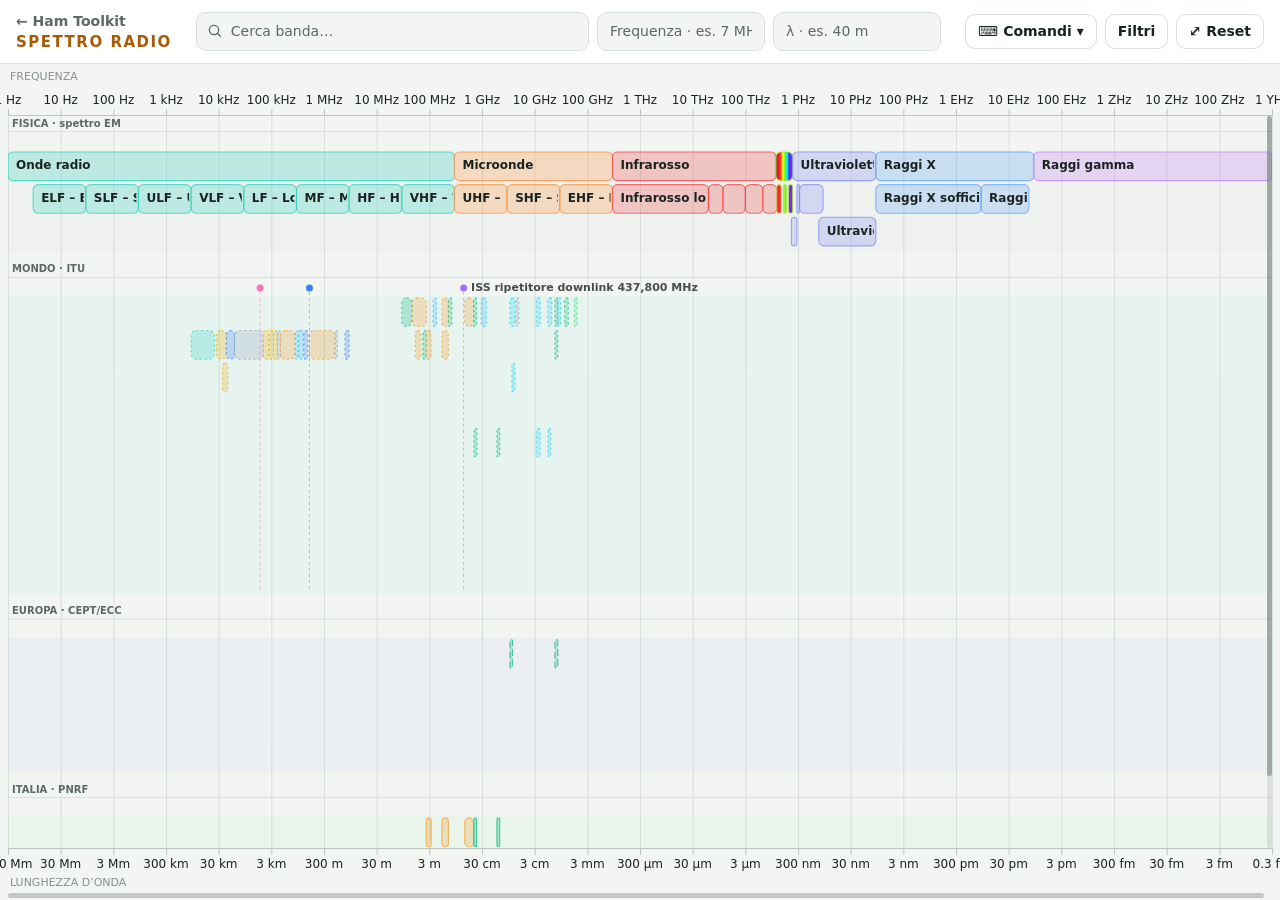
<file: spettro/index.html>
<!DOCTYPE html>
<html lang="it">
<head>
  <meta charset="UTF-8">
  <meta name="viewport" content="width=device-width, initial-scale=1.0">
  <title>Spettro radio · Ham Toolkit</title>
  <meta name="theme-color" content="#F3F5F2" media="(prefers-color-scheme: light)">
  <meta name="theme-color" content="#121715" media="(prefers-color-scheme: dark)">
  <link rel="icon" href="../icons/icon.svg" type="image/svg+xml">
  <link rel="manifest" href="../manifest.webmanifest">
  <link rel="apple-touch-icon" href="../icons/apple-touch-icon.png">
  <link rel="stylesheet" href="../base.css">
  <link rel="stylesheet" href="style.css">
</head>
<body>
  <header id="topbar">
    <div class="brand">
      <a class="home" href="../">← Ham Toolkit</a>
      <h1>Spettro radio</h1>
    </div>
    <div class="controls">
      <div class="search">
        <svg class="search-icon" viewBox="0 0 24 24" width="16" height="16" fill="none" stroke="currentColor" stroke-width="2" stroke-linecap="round" aria-hidden="true">
          <circle cx="10.5" cy="10.5" r="7"></circle><line x1="20" y1="20" x2="15.5" y2="15.5"></line>
        </svg>
        <input id="searchInput" type="text" placeholder="Cerca banda…" autocomplete="off" spellcheck="false" />
        <div id="searchResults" class="results hidden"></div>
      </div>
      <input id="freqInput" class="num" type="text" placeholder="Frequenza · es. 7 MHz" title="Inserisci una frequenza e premi Invio per centrare la vista" autocomplete="off" spellcheck="false" />
      <input id="waveInput" class="num" type="text" placeholder="λ · es. 40 m" title="Inserisci una lunghezza d'onda e premi Invio per centrare la vista" autocomplete="off" spellcheck="false" />
    </div>
    <div class="hint">
      <div class="commands">
        <button class="cmd-btn" type="button">⌨ Comandi ▾</button>
        <div class="cmd-menu">
          <div class="cmd"><kbd>rotella</kbd><span>scorri verticale</span></div>
          <div class="cmd"><kbd>Ctrl + rotella</kbd><span>zoom (sul cursore)</span></div>
          <div class="cmd"><kbd>Shift + rotella</kbd><span>scorri frequenze</span></div>
          <div class="cmd"><kbd>scroll ↔</kbd><span>scorri frequenze</span></div>
          <div class="cmd"><kbd>trascina</kbd><span>sposta frequenze ↔ e corsie ↕</span></div>
          <div class="cmd"><kbd>pizzica (touch)</kbd><span>zoom</span></div>
          <div class="cmd"><kbd>click / tocco</kbd><span>dettagli e fonte</span></div>
          <div class="cmd"><kbd>● pallino</kbd><span>frequenza singola</span></div>
        </div>
      </div>
      <div class="filters">
        <button id="filterBtn" class="cmd-btn" type="button" aria-expanded="false" aria-controls="filterMenu">Filtri <span id="filterCount" class="badge hidden"></span></button>
        <div id="filterMenu" class="filter-menu hidden">
          <div class="fm-title">Enti</div>
          <div id="fScopes" class="fm-grid"></div>
          <div class="fm-title">Categorie
            <span class="fm-acts"><button type="button" data-all="1">tutte</button><button type="button" data-all="0">nessuna</button></span>
          </div>
          <div id="fCats" class="fm-grid"></div>
          <div class="fm-title">Altro</div>
          <label class="fm-item"><input type="checkbox" id="fMarkers"><span>Frequenze singole (●)</span></label>
        </div>
      </div>
      <button id="resetBtn" title="Torna alla vista completa">⤢ Reset</button>
    </div>
  </header>

  <main id="stage">
    <canvas id="spectrum"></canvas>

    <aside id="panel" class="panel hidden">
      <button id="panelClose" class="panel-close" aria-label="Chiudi">×</button>
      <div id="panelBody"></div>
    </aside>

    <div id="loadError" class="load-error hidden">
      <h2>Impossibile caricare <code>bands.json</code></h2>
      <p>Apri il sito tramite un server locale (i browser bloccano <code>fetch</code> dei file via <code>file://</code>).</p>
      <pre>cd "questa cartella"
python -m http.server 8000
# poi apri http://localhost:8000</pre>
    </div>
  </main>

  <script src="sdr.js"></script>
  <script src="app.js"></script>
  <script src="../pwa.js"></script>
</body>
</html>
</file>
<file: base.css>
/* Ham Toolkit: stile condiviso da tutte le pagine.
 * Qui stanno i token (colori, stondature, spazi, font, scala delle dimensioni) e i
 * componenti comuni. Le pagine aggiungono solo le regole proprie, usando i token:
 * niente colori, raggi o font scritti a mano nelle pagine. */

/* ---------- Token ---------- */
:root{
  /* colori (tema chiaro) */
  --bg:#F3F5F2; --surface:#FFFFFF; --ink:#1A2320; --muted:#5C6964; --faint:#86928D;
  --line:#D9DFDB; --line-strong:#BCC5C0;
  --accent:#A85A06; --accent-ink:#FFFFFF; --accent-soft:#FBEFD9; --accent-inverse:#F0A847;
  --ok:#1F6F54; --ok-soft:#DDF1E8; --warn:#8A5A00; --warn-soft:#FFF4D6; --danger:#B3261E; --danger-soft:#FBE3E1;
  --shadow:0 12px 32px -16px rgba(0,0,0,.35);

  /* stondature: --r-sm per badge e controlli piccoli, --r per campi e pulsanti,
     --r-lg per contenitori (card, pannelli, menu), --r-pill per chip */
  --r-sm:8px; --r:10px; --r-lg:12px; --r-pill:999px;

  /* spazi */
  --s1:4px; --s2:8px; --s3:12px; --s4:16px; --s5:24px;

  /* font e scala delle dimensioni */
  --font:system-ui,-apple-system,"Segoe UI",Roboto,sans-serif;
  --mono:ui-monospace,"SF Mono","Cascadia Mono",Consolas,monospace;
  --fs-2xs:10px; --fs-xs:12px; --fs-sm:13px; --fs-md:14px; --fs-title:15px; --fs:16px; --fs-lg:18px; --fs-xl:22px;
}
@media (prefers-color-scheme: dark){
  :root:not([data-theme="light"]){
    color-scheme:dark;
    --bg:#121715; --surface:#1A201E; --ink:#E4EAE7; --muted:#96A39E; --faint:#6E7B76;
    --line:#2D3632; --line-strong:#3F4A45;
    --accent:#F0A847; --accent-ink:#1A1206; --accent-soft:#3A2A12; --accent-inverse:#A85A06;
    --ok:#6FD3A8; --ok-soft:#16332A; --warn:#F5C451; --warn-soft:#352A10; --danger:#FF8A80; --danger-soft:#3A1C1A;
    --shadow:0 12px 32px -12px rgba(0,0,0,.7);
  }
}
:root[data-theme="dark"]{
  color-scheme:dark;
  --bg:#121715; --surface:#1A201E; --ink:#E4EAE7; --muted:#96A39E; --faint:#6E7B76;
  --line:#2D3632; --line-strong:#3F4A45;
  --accent:#F0A847; --accent-ink:#1A1206; --accent-soft:#3A2A12; --accent-inverse:#A85A06;
  --ok:#6FD3A8; --ok-soft:#16332A; --warn:#F5C451; --warn-soft:#352A10; --danger:#FF8A80; --danger-soft:#3A1C1A;
  --shadow:0 12px 32px -12px rgba(0,0,0,.7);
}

/* ---------- Base ---------- */
*{box-sizing:border-box}
html{-webkit-text-size-adjust:100%}
body{margin:0;background:var(--bg);color:var(--ink);font:var(--fs)/1.45 var(--font)}
.mono{font-family:var(--mono);font-variant-numeric:tabular-nums}
button{font:inherit;color:inherit;cursor:pointer;-webkit-tap-highlight-color:transparent}
button:disabled{cursor:default;opacity:.5}
input,select,textarea{font:inherit;color:var(--ink)}
input::placeholder{color:var(--muted)}
a{color:var(--accent)}
:focus-visible{outline:2px solid var(--accent);outline-offset:2px}
[hidden]{display:none !important}

/* ---------- Impaginazione ---------- */
.wrap{max-width:720px;margin:0 auto;padding:var(--s3) var(--s4) calc(32px + env(safe-area-inset-bottom));display:flex;flex-direction:column;gap:14px}

/* testata: link alla home sopra il titolo della pagina */
.home{display:inline-flex;align-items:center;gap:var(--s1);color:var(--muted);text-decoration:none;font-size:var(--fs-md);font-weight:600}
.home:hover{color:var(--accent)}
.wrap > .home{margin-bottom:-6px}
.top{display:flex;align-items:center;gap:10px;flex-wrap:wrap}
h1{margin:0;font-size:var(--fs-title);line-height:1.3;letter-spacing:.1em;text-transform:uppercase;color:var(--accent);white-space:nowrap}
h2{margin:var(--s1) 0 0;font-size:var(--fs-sm);letter-spacing:.08em;text-transform:uppercase;color:var(--muted)}
h3{margin:0;font-size:var(--fs)}

/* ---------- Componenti ---------- */
/* contenitore */
.card{background:var(--surface);border:1px solid var(--line);border-radius:var(--r-lg);padding:var(--s3)}

/* campi */
.field{padding:10px var(--s3);border:1px solid var(--line);border-radius:var(--r);background:var(--surface);min-width:0}

/* pulsanti: .btn neutro, .primary pieno, .ghost trasparente */
.btn{border:1px solid var(--line);background:var(--surface);border-radius:var(--r);padding:var(--s2) 14px;font-weight:600}
.btn.primary{border-color:var(--accent);background:var(--accent);color:var(--accent-ink);font-weight:700}
.btn.ghost{background:transparent}
.btn.big{padding:14px;font-size:var(--fs-lg);font-weight:700;border-radius:var(--r-lg)}

/* chip (scelte e filtri) */
.chips{display:flex;gap:6px;flex-wrap:wrap;align-items:center}
.chip{border:1px solid var(--line);background:var(--surface);border-radius:var(--r-pill);padding:var(--s1) var(--s3);font-size:var(--fs-md);font-weight:600;color:var(--muted)}
.chip.on{border-color:var(--accent);background:var(--accent-soft);color:var(--ink)}
.chip small{font-weight:400;opacity:.8}

/* testi accessori */
.note{margin:0;font-size:var(--fs-sm);color:var(--muted)}
.empty{text-align:center;color:var(--muted);padding:var(--s5) var(--s2);border:1px dashed var(--line);border-radius:var(--r-lg)}

/* tabelle */
table{width:100%;border-collapse:collapse;font-size:var(--fs-md)}
th,td{text-align:left;padding:6px 10px;border-bottom:1px solid var(--line)}
th{font-size:var(--fs-xs);letter-spacing:.06em;text-transform:uppercase;color:var(--muted);font-weight:600}

/* sezioni a scomparsa */
details{background:var(--surface);border:1px solid var(--line);border-radius:var(--r-lg);padding:10px var(--s3)}
summary{cursor:pointer;font-weight:600;color:var(--ink)}
</file>
<file: spettro/style.css>
/* Spettro radio: regole proprie della pagina. Token e componenti comuni stanno in
 * ../base.css (colori, stondature, spazi, font); i colori del canvas li legge app.js
 * dagli stessi token, quindi la pagina segue il tema chiaro/scuro del sistema. */

html, body { height: 100%; overflow: hidden; }
body { display: flex; flex-direction: column; }

/* ---- Barra in alto ---- */
#topbar {
  flex: none;
  min-height: 64px;
  gap: var(--s2);
  display: flex;
  align-items: center;
  justify-content: space-between;
  padding: var(--s2) var(--s4);
  background: var(--surface);
  border-bottom: 1px solid var(--line);
  position: relative;
  z-index: 5;
}

.brand { display: flex; flex-direction: column; gap: 2px; flex: none; }

.hint { display: flex; align-items: center; gap: var(--s2); color: var(--muted); flex: none; }

/* pulsanti della barra: stessi del resto del sito, in versione compatta */
.cmd-btn, #resetBtn, .copy-link {
  background: var(--surface);
  color: var(--ink);
  border: 1px solid var(--line);
  border-radius: var(--r);
  padding: 6px var(--s3);
  font-size: var(--fs-md);
  font-weight: 600;
  white-space: nowrap;
  transition: border-color .15s, background .15s;
}
.cmd-btn:hover, #resetBtn:hover, .copy-link:hover { border-color: var(--accent); }

/* menu a tendina (comandi, filtri, risultati della ricerca) */
.cmd-menu, .filter-menu, .results {
  background: var(--surface);
  border: 1px solid var(--line);
  border-radius: var(--r-lg);
  box-shadow: var(--shadow);
}

/* ---- Tendina "Comandi" (hover) ---- */
.commands { position: relative; }
.commands .cmd-btn { cursor: default; }
.commands:hover .cmd-btn, .commands:focus-within .cmd-btn { border-color: var(--accent); background: var(--accent-soft); }
.cmd-menu {
  position: absolute;
  top: calc(100% + var(--s2));
  right: 0;
  padding: var(--s2);
  display: grid;
  gap: 6px;
  min-width: 260px;
  opacity: 0;
  visibility: hidden;
  transform: translateY(-4px);
  transition: opacity .15s, transform .15s, visibility .15s;
  z-index: 30;
}
.commands:hover .cmd-menu, .commands:focus-within .cmd-menu { opacity: 1; visibility: visible; transform: none; }
.cmd { display: flex; align-items: center; justify-content: space-between; gap: var(--s4); white-space: nowrap; }
.cmd span { color: var(--muted); font-size: var(--fs-sm); }
kbd {
  background: var(--bg);
  border: 1px solid var(--line-strong);
  border-bottom-width: 2px;
  border-radius: 6px;
  padding: 2px 7px;
  font: var(--fs-xs) var(--font);
  color: var(--ink);
}

/* ---- Controlli: ricerca + frequenza + lunghezza d'onda ---- */
.controls {
  display: flex;
  align-items: center;
  gap: var(--s2);
  flex: 1 1 auto;
  justify-content: center;
  min-width: 0;
  padding: 0 var(--s4);
}
.controls input {
  background: var(--bg);
  border: 1px solid var(--line);
  border-radius: var(--r);
  font-size: var(--fs-md);
  padding: var(--s2) var(--s3);
  outline: none;
  transition: border-color .15s, box-shadow .15s;
}
.controls input:focus { border-color: var(--accent); box-shadow: 0 0 0 3px var(--accent-soft); }
.controls input.bad { border-color: var(--danger); box-shadow: 0 0 0 3px var(--danger-soft); }
.controls .num { width: 168px; font-variant-numeric: tabular-nums; }
.search { position: relative; flex: 5 1 520px; max-width: 780px; min-width: 220px; }
.search > input { width: 100%; padding-left: 34px; }
.search-icon {
  position: absolute;
  left: 11px;
  top: 50%;
  transform: translateY(-50%);
  color: var(--muted);
  pointer-events: none;
}
.search:focus-within .search-icon { color: var(--accent); }

.results {
  position: absolute;
  top: calc(100% + 6px);
  left: 0; right: 0;
  max-height: 380px;
  overflow-y: auto;
  padding: 6px;
  z-index: 20;
}
.results .res {
  display: flex;
  align-items: center;
  gap: 10px;
  padding: var(--s2) 10px;
  border-radius: var(--r-sm);
  cursor: pointer;
}
.results .res:hover, .results .res.active { background: var(--accent-soft); }
.results .res .dot { width: 10px; height: 10px; border-radius: 3px; flex: none; }
.results .res .txt { min-width: 0; flex: 1 1 auto; }
.results .res .nm { font-size: var(--fs-md); color: var(--ink); white-space: nowrap; overflow: hidden; text-overflow: ellipsis; }
.results .res .sub { font-size: var(--fs-xs); color: var(--muted); white-space: nowrap; overflow: hidden; text-overflow: ellipsis; }
.results .res .rng { font-size: var(--fs-xs); color: var(--faint); font-variant-numeric: tabular-nums; flex: none; }
.results .empty { padding: 10px var(--s3); font-size: var(--fs-sm); color: var(--muted); border: 0; text-align: left; }

/* Scrollbar sottili, in linea con quelle disegnate sul canvas */
.results, .panel, .filter-menu { scrollbar-width: thin; scrollbar-color: var(--line-strong) transparent; }
.results::-webkit-scrollbar,
.panel::-webkit-scrollbar,
.filter-menu::-webkit-scrollbar { width: 9px; height: 9px; }
.results::-webkit-scrollbar-track,
.panel::-webkit-scrollbar-track,
.filter-menu::-webkit-scrollbar-track { background: transparent; }
.results::-webkit-scrollbar-thumb,
.panel::-webkit-scrollbar-thumb,
.filter-menu::-webkit-scrollbar-thumb {
  background: var(--line-strong);
  border: 2px solid transparent;
  background-clip: padding-box;
  border-radius: 6px;
}

/* ---- Area del grafico ---- */
#stage {
  position: relative;
  flex: 1 1 auto;
  min-height: 0;
  overflow: hidden;
}

#spectrum {
  display: block;
  width: 100%;
  height: 100%;
  cursor: grab;
  touch-action: none;   /* pan e pizzico li gestisce il canvas */
}

/* ---- Pannello dettagli ---- */
.panel {
  position: absolute;
  top: 0;
  right: 0;
  width: 440px;
  max-width: 92vw;
  height: 100%;
  background: var(--surface);
  border-left: 1px solid var(--line);
  box-shadow: var(--shadow);
  padding: 22px;
  overflow-y: auto;
  transform: translateX(0);
  transition: transform .22s ease;
}
.panel.hidden { transform: translateX(calc(100% + 24px)); }
.panel-close {
  position: absolute;
  top: 14px;
  right: var(--s4);
  background: none;
  border: none;
  color: var(--muted);
  font-size: 26px;
  line-height: 1;
}
.panel-close:hover { color: var(--ink); }

.panel h2 { margin: var(--s1) 0 2px; font-size: var(--fs-lg); letter-spacing: 0; text-transform: none; color: var(--ink); padding-right: 28px; }
.panel .tag {
  display: inline-block;
  font-size: var(--fs-xs);
  padding: 3px 10px;
  border-radius: var(--r-pill);
  margin: 0 6px 6px 0;
  border: 1px solid transparent;
}
.panel .tag.cat { color: #1A2320; font-weight: 600; }  /* sempre scuro: lo sfondo è il colore (chiaro) della categoria */
.panel .tag.scope { background: var(--bg); color: var(--muted); border-color: var(--line); }
.panel .tag.mode  { background: var(--accent-soft); color: var(--accent); border-color: var(--accent-soft); }

.panel dl { margin: var(--s4) 0 0; display: grid; grid-template-columns: auto 1fr; gap: 10px 14px; font-size: var(--fs-md); }
.panel dt { color: var(--muted); }
.panel dd { margin: 0; color: var(--ink); font-variant-numeric: tabular-nums; }

.panel .notes { margin-top: var(--s4); font-size: var(--fs-md); line-height: 1.55; color: var(--muted); }

.panel .source {
  margin-top: 18px;
  padding-top: 14px;
  border-top: 1px solid var(--line);
  font-size: var(--fs-sm);
}
.panel .source .lbl { color: var(--muted); display: block; margin-bottom: 6px; }
.panel .source a { color: var(--accent); text-decoration: none; word-break: break-all; }
.panel .source a:hover { text-decoration: underline; }
.panel .source .meta { margin-top: 6px; color: var(--muted); }
.tier { font-size: var(--fs-2xs); font-weight: 600; padding: 2px var(--s2); border-radius: 6px; margin-left: 6px; vertical-align: middle; }
.tier.primary { background: var(--ok-soft); color: var(--ok); }
.tier.secondary { background: var(--warn-soft); color: var(--warn); }

.panel .breadcrumb { margin-top: 14px; font-size: var(--fs-sm); color: var(--muted); }
.panel .breadcrumb a { color: var(--muted); cursor: pointer; text-decoration: none; }
.panel .breadcrumb a:hover { color: var(--accent); }

.copy-link { margin-top: var(--s4); width: 100%; color: var(--muted); }
.copy-link:hover { color: var(--ink); }

/* ---- Blocco "Ascolto con RTL-SDR + SDR++" (sdr.js) ---- */
.panel .sdr {
  margin-top: 18px;
  padding: 14px;
  border: 1px solid var(--line);
  border-radius: var(--r-lg);
  background: var(--bg);
}
.panel .sdr-head {
  font-size: var(--fs-md);
  font-weight: 600;
  color: var(--accent);
  margin-bottom: var(--s3);
}
.panel .sdr-cols { display: grid; grid-template-columns: 1fr; gap: var(--s4); }
.panel .sdr-gtitle { font-size: var(--fs-sm); color: var(--muted); margin-bottom: var(--s2); }
.panel .sdr-dl { margin: 0; display: grid; grid-template-columns: auto 1fr; gap: var(--s2) 10px; font-size: var(--fs-sm); }
.panel .sdr-dl dt { color: var(--muted); white-space: nowrap; }
.panel .sdr-dl dd { margin: 0; color: var(--ink); text-align: right; min-width: 0; overflow-wrap: anywhere; }
.panel .sdr-dl dd b { color: var(--accent); }
.panel .sdr-note {
  margin-top: var(--s3);
  padding: var(--s2) 10px;
  border-radius: var(--r-sm);
  border-left: 3px solid var(--line-strong);
  background: var(--surface);
  font-size: var(--fs-sm);
  line-height: 1.5;
  color: var(--muted);
}
.panel .sdr-note.warn { border-left-color: var(--warn); }
.panel .sdr-note.danger { border-left-color: var(--danger); }
.panel .sdr-note.info { border-left-color: var(--accent); }

/* ---- Errore di caricamento ---- */
.load-error {
  position: absolute;
  inset: 0;
  display: flex;
  flex-direction: column;
  align-items: center;
  justify-content: center;
  gap: 6px;
  background: var(--bg);
  text-align: center;
  padding: 20px;
}
.load-error h2 { font-size: var(--fs-lg); letter-spacing: 0; text-transform: none; color: var(--ink); }
.load-error pre {
  background: var(--surface);
  border: 1px solid var(--line);
  padding: 14px 18px;
  border-radius: var(--r-lg);
  color: var(--accent);
  font-family: var(--mono);
  text-align: left;
}
.hidden { display: none !important; }

/* ---- Tendina filtri ---- */
.filters { position: relative; }
.filters .cmd-btn[aria-expanded="true"] { border-color: var(--accent); background: var(--accent-soft); }
.badge {
  display: inline-block;
  min-width: 18px;
  margin-left: var(--s1);
  padding: 0 5px;
  border-radius: var(--r-pill);
  background: var(--accent);
  color: var(--accent-ink);
  font-size: var(--fs-xs);
  font-weight: 700;
  text-align: center;
}
.filter-menu {
  position: absolute;
  top: calc(100% + var(--s2));
  right: 0;
  width: min(340px, calc(100vw - 20px));
  max-height: min(70vh, 560px);
  overflow-y: auto;
  padding: 10px var(--s3) var(--s3);
  z-index: 30;
}
.fm-title {
  display: flex;
  align-items: center;
  justify-content: space-between;
  margin: var(--s2) 0 var(--s1);
  font-size: var(--fs-xs);
  letter-spacing: .06em;
  text-transform: uppercase;
  color: var(--muted);
}
.fm-title:first-child { margin-top: 0; }
.fm-acts button {
  background: none;
  border: 0;
  color: var(--accent);
  font-size: var(--fs-xs);
  text-transform: none;
  letter-spacing: 0;
  padding: 2px var(--s1);
}
.fm-grid { display: grid; grid-template-columns: 1fr 1fr; gap: 2px 10px; }
.fm-item {
  display: flex;
  align-items: center;
  gap: var(--s2);
  padding: var(--s1) 2px;
  font-size: var(--fs-sm);
  color: var(--ink);
  cursor: pointer;
  min-width: 0;
}
.fm-item span:last-child { overflow: hidden; text-overflow: ellipsis; white-space: nowrap; }
.fm-item input { accent-color: var(--accent); margin: 0; flex: none; }
.fm-item .sw { width: 10px; height: 10px; border-radius: 3px; flex: none; }

/* ---- Schermi stretti: barra su più righe, pannello dal basso ---- */
@media (max-width: 820px) {
  #topbar { flex-wrap: wrap; padding: var(--s2) var(--s3); row-gap: var(--s2); }
  .controls { order: 3; flex: 1 1 100%; padding: 0; flex-wrap: wrap; }
  .search { flex: 1 1 100%; min-width: 0; max-width: none; }
  .controls .num { flex: 1 1 0; width: auto; min-width: 0; }
  .commands { display: none; }
  .panel {
    top: auto;
    bottom: 0;
    width: 100%;
    max-width: none;
    height: 55%;
    border-left: 0;
    border-top: 1px solid var(--line);
    border-radius: var(--r-lg) var(--r-lg) 0 0;
    padding: 18px var(--s4);
  }
}
</file>
